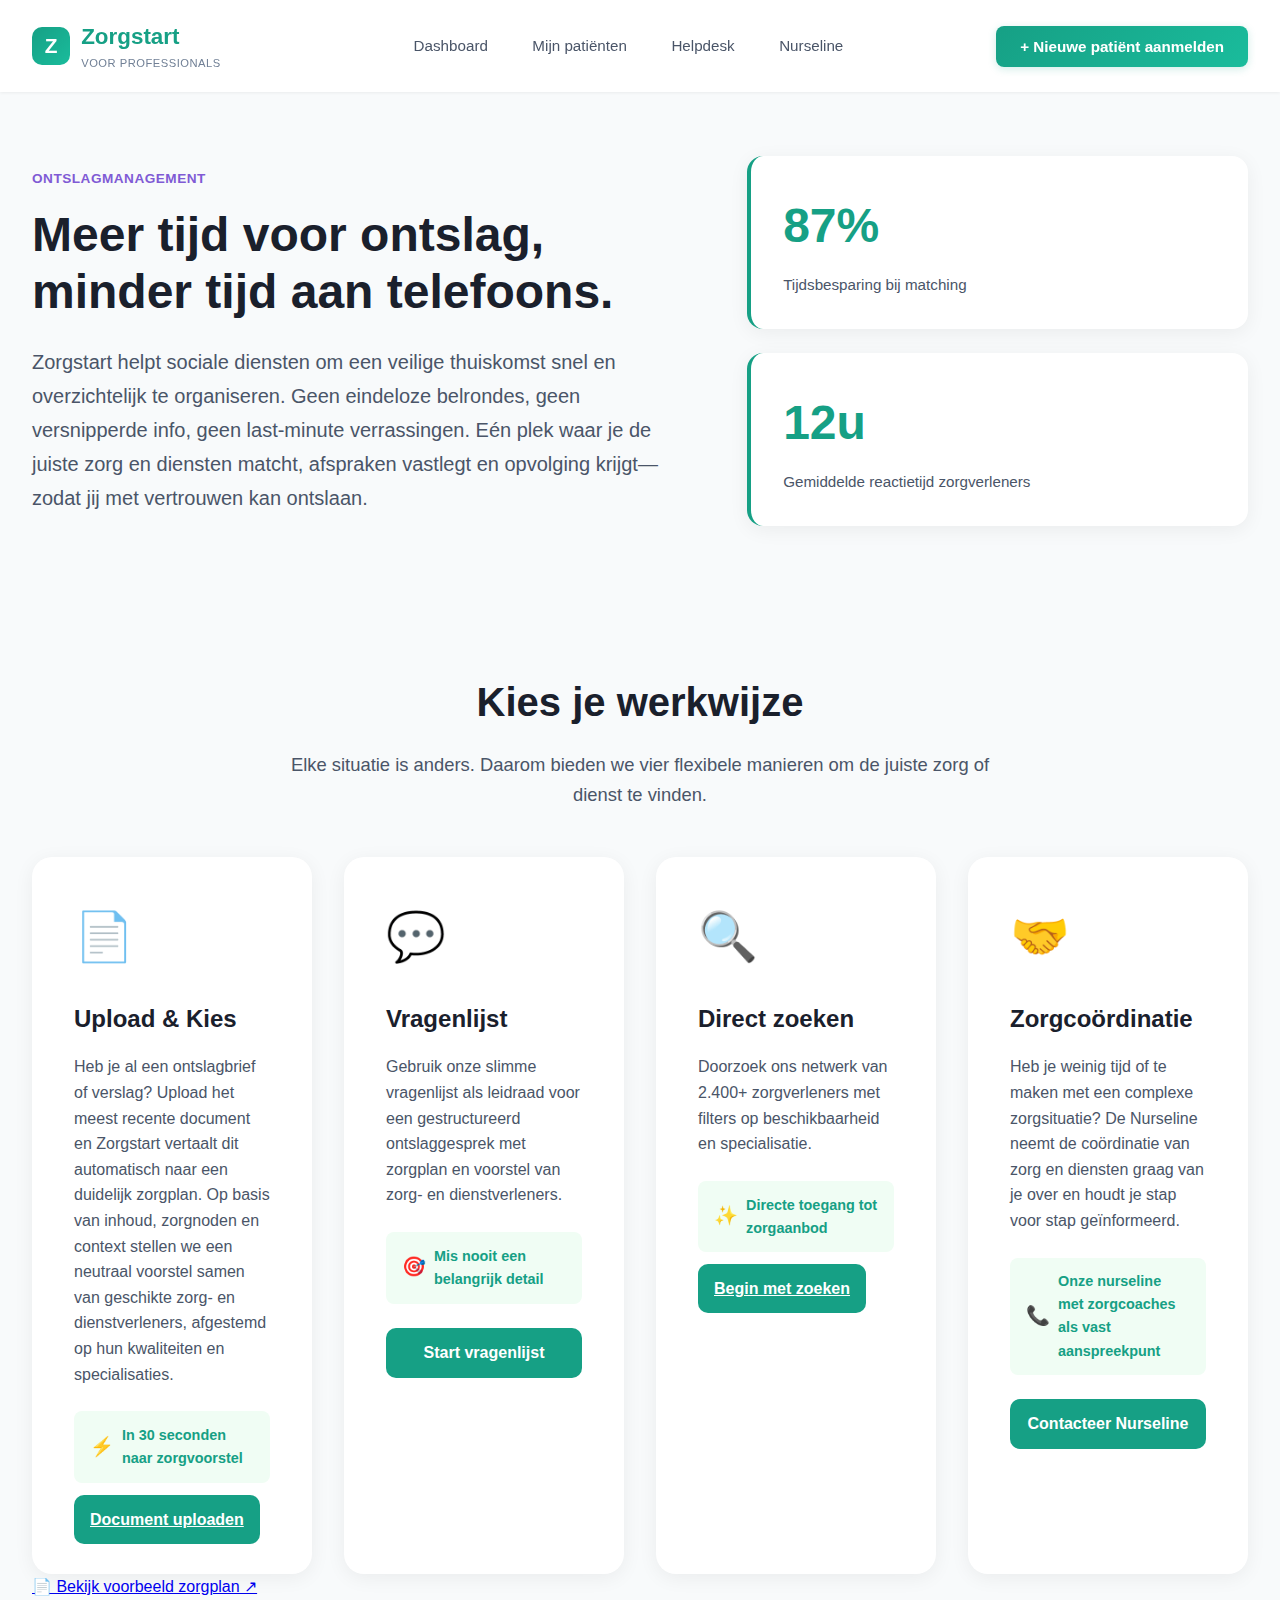
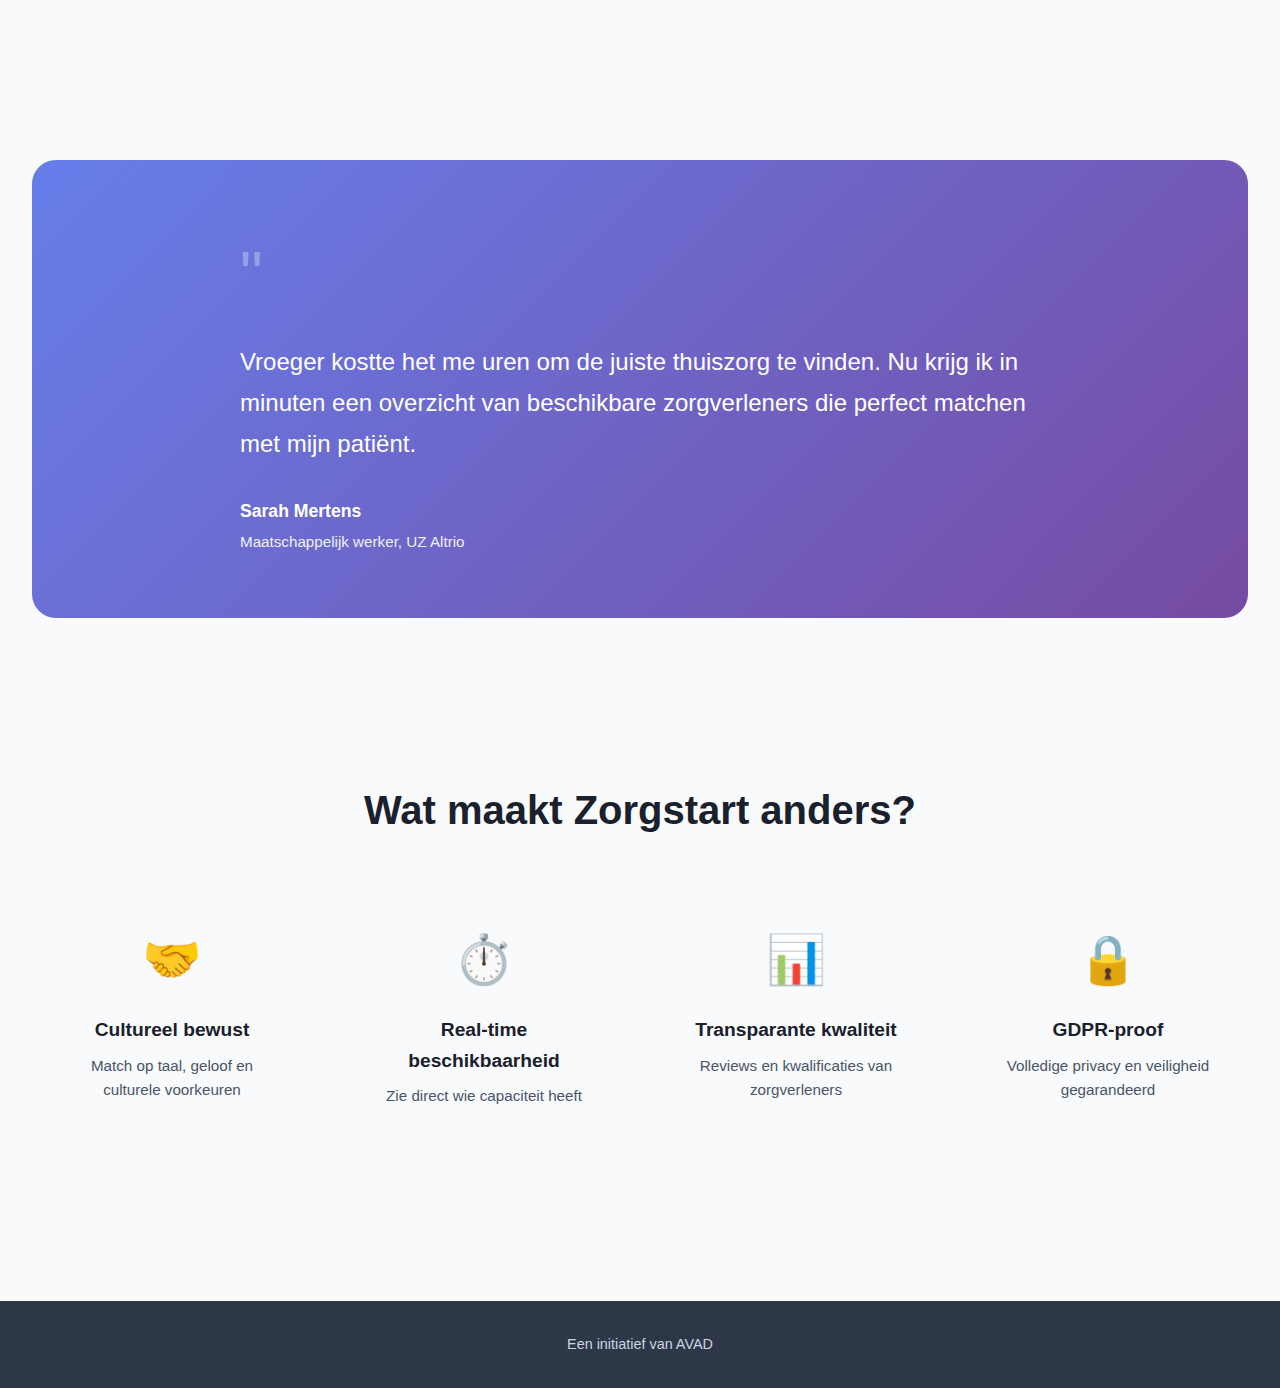
<file: index.html>
<!DOCTYPE html>
<html lang="nl">
<head>
  <meta charset="utf-8" />
  <meta name="viewport" content="width=device-width,initial-scale=1" />
  <title>Zorgstart — Professionals</title>
  <link rel="stylesheet" href="style.css" />
</head>

<body>
  <header>
    <div class="container">
      <div class="logo">
        <div class="logo-icon" aria-hidden="true">Z</div>
        <div class="logo-textblock">
          <div class="logo-title">Zorgstart</div>
          <span class="subtitle">VOOR PROFESSIONALS</span>
        </div>
      </div>

      <nav class="topnav" aria-label="Hoofdnavigatie">
        <a href="#" aria-current="page">Dashboard</a>
        <a href="#">Mijn patiënten</a>
        <a href="#">Helpdesk</a>
        <a
          href="https://jvnds1969-png.github.io/Nurseline/"
          target="_blank"
          rel="noopener"
        >
          Nurseline
        </a>
      </nav>

      <button class="btn-new-patient" type="button">
        + Nieuwe patiënt aanmelden
      </button>
    </div>
  </header>

  <main>
    <!-- HERO -->
    <section class="hero">
      <div class="hero-content">
        <div class="breadcrumb">Ontslagmanagement</div>
        <h1>Meer tijd voor ontslag, minder tijd aan telefoons.</h1>
        <p class="lead">
          Zorgstart helpt sociale diensten om een veilige thuiskomst snel en overzichtelijk te organiseren.
          Geen eindeloze belrondes, geen versnipperde info, geen last-minute verrassingen.
          Eén plek waar je de juiste zorg en diensten matcht, afspraken vastlegt en opvolging krijgt—zodat jij met vertrouwen kan ontslaan.
        </p>
      </div>

      <div class="hero-visual">
        <div class="stat-card">
          <div class="stat-number">87%</div>
          <div class="stat-label">Tijdsbesparing bij matching</div>
        </div>
        <div class="stat-card">
          <div class="stat-number">12u</div>
          <div class="stat-label">Gemiddelde reactietijd zorgverleners</div>
        </div>
      </div>
    </section>

    <!-- HOW IT WORKS -->
    <section class="how-it-works">
      <h2>Kies je werkwijze</h2>
      <p class="section-intro">
        Elke situatie is anders. Daarom bieden we vier flexibele manieren om de juiste zorg of dienst te vinden.
      </p>

      <div class="workflow-grid">
        <!-- 1 -->
        <div class="workflow-card">
          <div class="card-icon" aria-hidden="true">📄</div>
          <h3>Upload &amp; Kies</h3>
          <p class="card-description">
            Heb je al een ontslagbrief of verslag? Upload het meest recente document en Zorgstart vertaalt dit automatisch naar een duidelijk zorgplan.
            Op basis van inhoud, zorgnoden en context stellen we een neutraal voorstel samen van geschikte zorg- en dienstverleners, afgestemd op hun kwaliteiten en specialisaties.
          </p>
          <div class="card-benefit">
            <span class="benefit-icon" aria-hidden="true">⚡</span>
            <span>In 30 seconden naar zorgvoorstel</span>
          </div>
          <a href="#" class="btn-card">Document uploaden</a>
        </div>

        <!-- 2 -->
        <div class="workflow-card">
          <div class="card-icon" aria-hidden="true">💬</div>
          <h3>Vragenlijst</h3>
          <p class="card-description">
            Gebruik onze slimme vragenlijst als leidraad voor een gestructureerd ontslaggesprek met zorgplan en voorstel van zorg- en dienstverleners.
          </p>
          <div class="card-benefit">
            <span class="benefit-icon" aria-hidden="true">🎯</span>
            <span>Mis nooit een belangrijk detail</span>
          </div>
          <button class="btn-card" type="button">Start vragenlijst</button>
        </div>

        <!-- 3 -->
        <div class="workflow-card">
          <div class="card-icon" aria-hidden="true">🔍</div>
          <h3>Direct zoeken</h3>
          <p class="card-description">
            Doorzoek ons netwerk van 2.400+ zorgverleners met filters op beschikbaarheid en specialisatie.
          </p>
          <div class="card-benefit">
            <span class="benefit-icon" aria-hidden="true">✨</span>
            <span>Directe toegang tot zorgaanbod</span>
          </div>
          <a
            href="https://jvnds1969-png.github.io/Zorgverleners/"
            class="btn-card"
            target="_blank"
            rel="noopener"
          >
            Begin met zoeken
          </a>
        </div>

        <!-- 4 -->
        <div class="workflow-card">
          <div class="card-icon" aria-hidden="true">🤝</div>
          <h3>Zorgcoördinatie</h3>
          <p class="card-description">
            Heb je weinig tijd of te maken met een complexe zorgsituatie? De Nurseline neemt de coördinatie van zorg en diensten graag van je over en houdt je stap voor stap geïnformeerd.
          </p>
          <div class="card-benefit">
            <span class="benefit-icon" aria-hidden="true">📞</span>
            <span>Onze nurseline met zorgcoaches als vast aanspreekpunt</span>
          </div>
          <button class="btn-card" type="button">Contacteer Nurseline</button>
        </div>
      </div>

      <!-- CTA onder de 4 kaarten -->
      <div class="example-plan-cta">
        <a
          href="https://docs.google.com/document/d/1N1z_8p6vV1Y-mK0FotVXK1WR9Zr27bqY6pBDE0BgDjk/edit?usp=sharing"
          target="_blank"
          rel="noopener"
          class="example-plan-button"
        >
          📄 Bekijk voorbeeld zorgplan ↗
        </a>
      </div>
    </section>

    <!-- TESTIMONIAL -->
    <section class="testimonial">
      <div class="testimonial-content">
        <div class="quote-icon" aria-hidden="true">"</div>
        <p class="quote-text">
          Vroeger kostte het me uren om de juiste thuiszorg te vinden. Nu krijg ik in minuten een overzicht van beschikbare zorgverleners
          die perfect matchen met mijn patiënt.
        </p>
        <div class="testimonial-author">
          <strong>Sarah Mertens</strong>
          <span>Maatschappelijk werker, UZ Altrio</span>
        </div>
      </div>
    </section>

    <!-- FEATURES -->
    <section class="features">
      <h2>Wat maakt Zorgstart anders?</h2>

      <div class="features-grid">
        <div class="feature">
          <div class="feature-icon" aria-hidden="true">🤝</div>
          <h4>Cultureel bewust</h4>
          <p>Match op taal, geloof en culturele voorkeuren</p>
        </div>

        <div class="feature">
          <div class="feature-icon" aria-hidden="true">⏱️</div>
          <h4>Real-time beschikbaarheid</h4>
          <p>Zie direct wie capaciteit heeft</p>
        </div>

        <div class="feature">
          <div class="feature-icon" aria-hidden="true">📊</div>
          <h4>Transparante kwaliteit</h4>
          <p>Reviews en kwalificaties van zorgverleners</p>
        </div>

        <div class="feature">
          <div class="feature-icon" aria-hidden="true">🔒</div>
          <h4>GDPR-proof</h4>
          <p>Volledige privacy en veiligheid gegarandeerd</p>
        </div>
      </div>
    </section>
  </main>

  <footer>
    <p>Een initiatief van AVAD</p>
  </footer>

  <script src="script.js"></script>
</body>
</html>
</file>
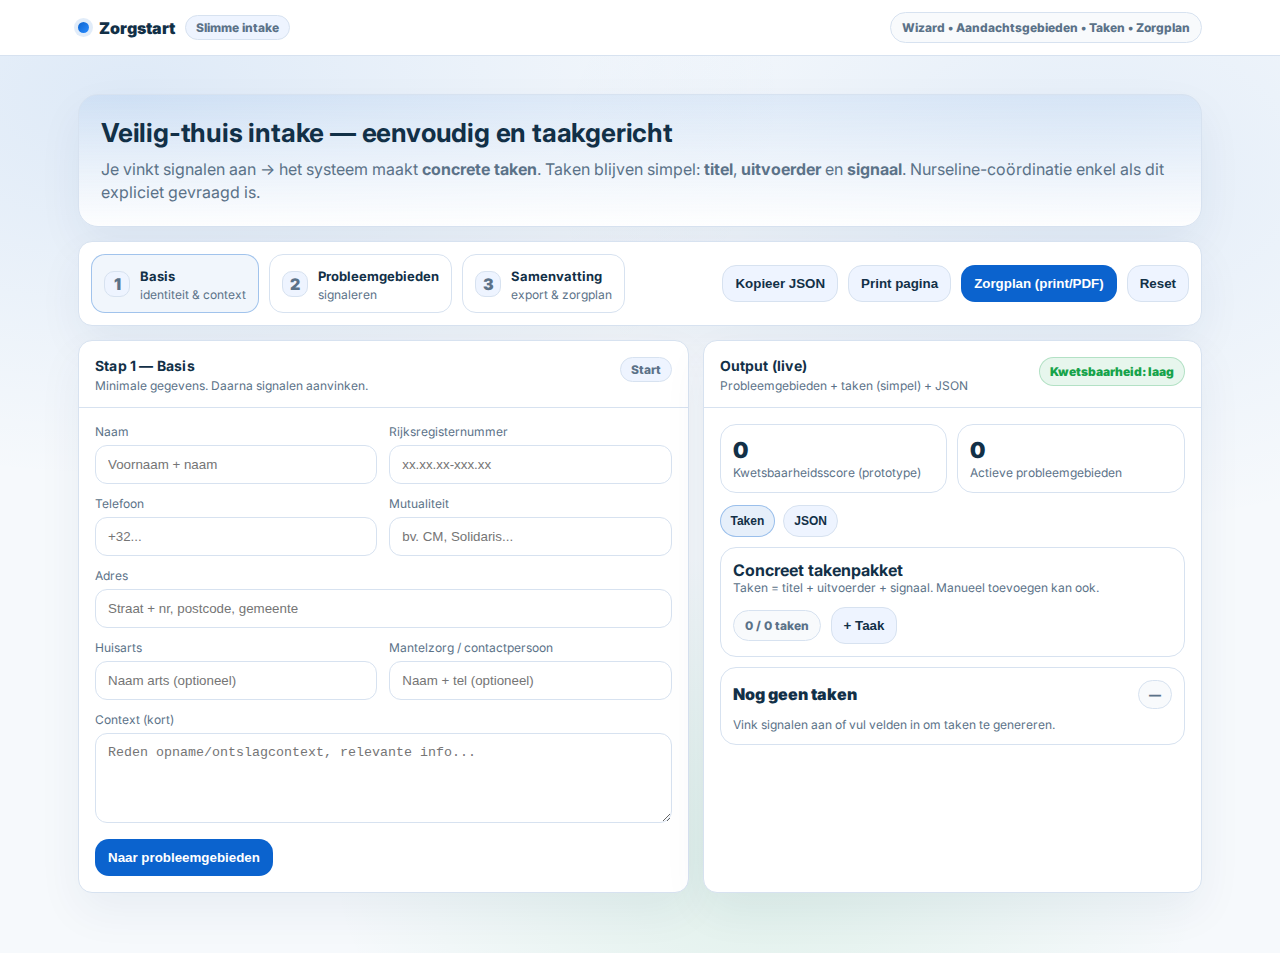
<file: intake.html>
<!doctype html>
<html lang="nl">
<head>
  <meta charset="utf-8" />
  <meta name="viewport" content="width=device-width,initial-scale=1" />
  <title>Zorgstart — Slimme intake (wizard + taken + print)</title>
  <meta name="description" content="Slimme intake: wizard flow + probleemgebieden + concrete taken + printbaar zorgplan." />
  <link rel="preconnect" href="https://fonts.googleapis.com" />
  <link rel="preconnect" href="https://fonts.gstatic.com" crossorigin />
  <link href="https://fonts.googleapis.com/css2?family=Inter:wght@300;400;500;600;700;800;900&display=swap" rel="stylesheet" />

  <style>
    :root{
      --bg:#f6f9fc;
      --panel: rgba(10,47,94,.04);
      --border:#d7e2f0;
      --text:#123047;
      --muted:#5b7288;
      --faint:#8aa0b3;
      --accent:#0b63ce;
      --good:#16a34a;
      --warn:#f59e0b;
      --bad:#ef4444;
      --r:14px;
      --shadow: 0 18px 45px rgba(10,47,94,0.06);
      --max:1160px;
    }
    *{box-sizing:border-box}
    body{
      margin:0;
      font-family:Inter,system-ui,-apple-system,Segoe UI,Roboto,Arial,sans-serif;
      background:
        radial-gradient(1200px 700px at 10% 10%, rgba(11,99,206,.10), transparent 55%),
        radial-gradient(900px 600px at 85% 18%, rgba(11,99,206,.08), transparent 60%),
        radial-gradient(800px 560px at 60% 90%, rgba(22,163,74,.10), transparent 55%),
        linear-gradient(180deg,#f6f9fc,#f6f9fc);
      color:var(--text);
    }
    a{color:inherit}
    .wrap{max-width:var(--max); margin:0 auto; padding:22px 18px 60px}
    .topbar{
      position:sticky; top:0; z-index:50;
      background:#fff; border-bottom:1px solid var(--border);
      backdrop-filter: blur(10px);
    }
    .topbar-inner{
      max-width:var(--max); margin:0 auto;
      padding:12px 18px;
      display:flex; align-items:center; gap:14px;
    }
    .brand{display:flex; align-items:center; gap:10px; font-weight:900}
    .dot{
      width:11px; height:11px; border-radius:50%;
      background: linear-gradient(135deg,var(--accent),#2a8cff);
      box-shadow:0 0 0 4px rgba(11,99,206,.12);
    }
    .badge{
      font-size:12px; font-weight:800;
      padding:4px 10px; border-radius:999px;
      background:#eef4ff; border:1px solid var(--border);
      color:var(--muted);
    }
    .spacer{flex:1}
    .pill{
      font-size:12px; font-weight:800;
      padding:7px 11px; border-radius:999px;
      background:#f8fafc; border:1px solid var(--border);
      color:var(--muted);
      display:inline-flex; gap:8px; align-items:center;
    }
    .hero{
      margin-top:16px;
      border:1px solid var(--border);
      border-radius: calc(var(--r) + 6px);
      background: linear-gradient(180deg, rgba(11,99,206,.08), rgba(255,255,255,.92));
      box-shadow: var(--shadow);
      overflow:hidden;
    }
    .hero-inner{padding:22px}
    h1{margin:0 0 10px; font-size:26px; letter-spacing:-.2px}
    .lead{margin:0; color:var(--muted); line-height:1.45}

    /* Steps */
    .navsteps{
      margin-top:14px;
      display:flex; gap:10px; flex-wrap:wrap; align-items:center;
      padding:12px;
      border:1px solid var(--border);
      border-radius: var(--r);
      background:#fff;
      box-shadow: var(--shadow);
    }
    .step{
      display:flex; align-items:center; gap:10px;
      padding:10px 12px;
      border:1px solid var(--border);
      border-radius: 14px;
      background:#fff;
      cursor:pointer;
      user-select:none;
    }
    .num{
      width:26px; height:26px;
      border-radius:10px;
      display:grid; place-items:center;
      font-weight:900;
      background:#eef4ff;
      border:1px solid var(--border);
      color:var(--muted);
    }
    .step b{font-size:13px}
    .step span{display:block; font-size:12px; color:var(--muted); margin-top:2px}
    .step.active{border-color:rgba(11,99,206,.35); background:rgba(11,99,206,.06)}
    .step.done .num{color:var(--good); border-color:rgba(22,163,74,.25); background:rgba(22,163,74,.10)}
    .right-actions{display:flex; gap:10px; flex-wrap:wrap; justify-content:flex-end}
    .btn{
      appearance:none;
      border:1px solid var(--border);
      background:#eef4ff;
      color:var(--text);
      padding:10px 12px;
      border-radius: 14px;
      font-weight:900;
      cursor:pointer;
    }
    .btn.primary{
      background: var(--accent);
      color:#fff;
      border-color: rgba(11,99,206,.35);
    }
    .btn:active{transform:translateY(1px)}
    .grid{
      margin-top:14px;
      display:grid;
      grid-template-columns: 1.1fr .9fr;
      gap:14px;
    }
    @media (max-width: 980px){ .grid{grid-template-columns:1fr} }

    .card{
      border:1px solid var(--border);
      border-radius: var(--r);
      background:#fff;
      box-shadow: var(--shadow);
      overflow:hidden;
    }
    .card-h{
      padding:16px 16px 12px;
      border-bottom:1px solid var(--border);
      display:flex; gap:12px; justify-content:space-between; align-items:flex-start;
    }
    .card-h h2{margin:0; font-size:14px; letter-spacing:.2px}
    .sub{margin:4px 0 0; font-size:12px; color:var(--muted); line-height:1.35}
    .card-b{padding:16px}
    .mini{font-size:12px; color:var(--muted)}

    .form-grid{display:grid; grid-template-columns:1fr 1fr; gap:12px}
    @media (max-width: 760px){ .form-grid{grid-template-columns:1fr} }
    label{display:block; font-size:12px; color:var(--muted); margin:0 0 6px}
    input, select, textarea{
      width:100%;
      padding:11px 12px;
      border-radius: 12px;
      border:1px solid var(--border);
      background:#fff;
      outline:none;
      color:var(--text);
    }
    textarea{min-height:90px; resize:vertical}
    input:focus, select:focus, textarea:focus{
      border-color: rgba(11,99,206,.45);
      box-shadow: 0 0 0 4px rgba(11,99,206,.12);
    }
    .help{margin-top:6px; font-size:12px; color:var(--faint); line-height:1.35}

    .section{
      margin-top:12px;
      border:1px solid var(--border);
      border-radius: 16px;
      background:#f8fafc;
      overflow:hidden;
    }
    .sec-h{
      padding:12px;
      display:flex; align-items:center; justify-content:space-between; gap:10px;
      cursor:pointer; user-select:none;
    }
    .ttl{display:flex; align-items:center; gap:10px; font-weight:900; font-size:13px}
    .ico{
      width:34px; height:34px; border-radius:12px;
      display:grid; place-items:center;
      background:rgba(11,99,206,.08);
      border:1px solid rgba(11,99,206,.16);
      color:var(--accent);
      font-weight:900;
    }
    .meta{font-size:12px; color:var(--muted)}
    .sec-b{
      border-top:1px solid var(--border);
      padding:12px;
      display:none;
      background:#fff;
    }
    .section[data-open="1"] .sec-b{display:block}

    .checks{display:grid; grid-template-columns:1fr 1fr; gap:10px}
    @media (max-width: 760px){ .checks{grid-template-columns:1fr} }
    .check{
      display:flex; gap:10px; align-items:flex-start;
      padding:10px;
      border-radius: 14px;
      border:1px solid var(--border);
      background:#fff;
    }
    .check input{width:auto; margin-top:2px; accent-color: var(--accent)}
    .check b{display:block; font-size:13px}
    .check span{display:block; font-size:12px; color:var(--muted); margin-top:2px; line-height:1.3}

    .reveal{
      margin-top:10px;
      padding:10px;
      border-radius: 14px;
      border:1px dashed var(--border);
      background:#f8fafc;
      display:none;
    }
    .reveal[data-show="1"]{display:block}

    /* Output */
    .kpi{display:grid; grid-template-columns:1fr 1fr; gap:10px}
    .stat{
      padding:12px;
      border:1px solid var(--border);
      border-radius: 16px;
      background:#fff;
    }
    .stat .n{font-size:22px; font-weight:900}
    .stat .t{margin-top:2px; font-size:12px; color:var(--muted)}
    .tag{
      font-size:12px; font-weight:900;
      padding:6px 10px; border-radius:999px;
      border:1px solid var(--border);
      background:#f8fafc;
      color:var(--muted);
      display:inline-flex; align-items:center; gap:8px;
      white-space:nowrap;
    }
    .tag.good{border-color:rgba(22,163,74,.25); color:var(--good); background:rgba(22,163,74,.10)}
    .tag.warn{border-color:rgba(245,158,11,.25); color:var(--warn); background:rgba(245,158,11,.10)}
    .tag.bad{border-color:rgba(239,68,68,.25); color:var(--bad); background:rgba(239,68,68,.10)}
    .outTabs{display:flex; gap:8px; flex-wrap:wrap; margin-top:12px}
    .outTab{
      border:1px solid var(--border);
      background:#eef4ff;
      color:var(--text);
      padding:8px 10px;
      border-radius:999px;
      font-weight:900;
      font-size:12px;
      cursor:pointer;
    }
    .outTab.active{
      border-color:rgba(11,99,206,.35);
      background:rgba(11,99,206,.10);
    }
    .outPanel{margin-top:10px}
    .hidden{display:none!important}

    /* Tasks */
    .tasksHead{
      padding:12px;
      border:1px solid var(--border);
      border-radius: 16px;
      background:#fff;
      display:flex; justify-content:space-between; gap:12px; align-items:flex-start; flex-wrap:wrap;
    }
    .taskBoard{margin-top:10px; display:grid; grid-template-columns:1fr; gap:10px}
    .taskGroup{
      padding:12px;
      border:1px solid var(--border);
      border-radius: 16px;
      background:#fff;
    }
    .taskGroupTop{display:flex; justify-content:space-between; align-items:center; gap:10px}
    .taskGroupTitle{font-weight:900}
    .taskList{margin-top:10px; display:flex; flex-direction:column; gap:8px}
    .task{
      padding:10px;
      border:1px solid var(--border);
      border-radius: 14px;
      background:#f8fafc;
    }
    .taskLine{display:flex; justify-content:space-between; gap:10px; align-items:flex-start; flex-wrap:wrap}
    .taskLine b{font-size:13px}
    .taskMeta{margin-top:6px; font-size:12px; color:var(--muted); line-height:1.35}
    .chipSelect{
      display:inline-flex; align-items:center; gap:8px;
      font-size:12px; font-weight:900;
      padding:7px 9px;
      border-radius:999px;
      border:1px solid var(--border);
      background:#eef4ff;
      color:var(--muted);
      cursor:pointer;
      user-select:none;
      white-space:nowrap;
    }
    .chipSelect input{margin:0; accent-color:var(--accent)}
    pre{
      margin:12px 0 0;
      padding:12px;
      border:1px solid var(--border);
      border-radius: 16px;
      background:#f0f3f8;
      color:#374151;
      overflow:auto;
      font-size:12px;
      line-height:1.45;
      white-space:pre-wrap;
    }

    /* Print (main page) */
    @media print{
      body{background:#fff; color:#111}
      .topbar,.hero,.navsteps,.right-actions{display:none!important}
      .wrap{max-width:100%; padding:0}
      .grid{grid-template-columns:1fr!important}
      .card{box-shadow:none!important}
      .section,.stat,.taskGroup,.task{break-inside:avoid}
    }
  </style>
</head>

<body>
  <div class="topbar">
    <div class="topbar-inner">
      <div class="brand"><span class="dot"></span><span>Zorgstart</span><span class="badge">Slimme intake</span></div>
      <div class="spacer"></div>
      <span class="pill">Wizard • Aandachtsgebieden • Taken • Zorgplan</span>
    </div>
  </div>

  <div class="wrap">
    <section class="hero">
      <div class="hero-inner">
        <h1>Veilig-thuis intake — eenvoudig en taakgericht</h1>
        <p class="lead">
          Je vinkt signalen aan → het systeem maakt <b>concrete taken</b>. Taken blijven simpel:
          <b>titel</b>, <b>uitvoerder</b> en <b>signaal</b>. Nurseline-coördinatie enkel als dit expliciet gevraagd is.
        </p>
      </div>
    </section>

    <div class="navsteps" id="navSteps">
      <div class="step active" data-step="1" role="button" tabindex="0">
        <div class="num">1</div><div><b>Basis</b><span>identiteit & context</span></div>
      </div>
      <div class="step" data-step="2" role="button" tabindex="0">
        <div class="num">2</div><div><b>Probleemgebieden</b><span>signaleren</span></div>
      </div>
      <div class="step" data-step="3" role="button" tabindex="0">
        <div class="num">3</div><div><b>Samenvatting</b><span>export & zorgplan</span></div>
      </div>

      <div class="spacer"></div>
      <div class="right-actions">
        <button class="btn" type="button" id="btnCopy">Kopieer JSON</button>
        <button class="btn" type="button" id="btnPrint">Print pagina</button>
        <button class="btn primary" type="button" id="btnCarePlan">Zorgplan (print/PDF)</button>
        <button class="btn" type="button" id="btnReset">Reset</button>
      </div>
    </div>

    <div class="grid">
      <!-- LEFT -->
      <section class="card">
        <div class="card-h">
          <div>
            <h2 id="leftTitle">Stap 1 — Basis</h2>
            <p class="sub" id="leftSub">Minimale gegevens. Daarna signalen aanvinken.</p>
          </div>
          <span class="badge" id="statusBadge">Start</span>
        </div>

        <div class="card-b">
          <form id="zsForm" autocomplete="on">
            <!-- STEP 1 -->
            <div id="step1">
              <div class="form-grid">
                <div>
                  <label>Naam</label>
                  <input name="naam" placeholder="Voornaam + naam" />
                </div>
                <div>
                  <label>Rijksregisternummer</label>
                  <input name="rrn" placeholder="xx.xx.xx-xxx.xx" />
                </div>
                <div>
                  <label>Telefoon</label>
                  <input name="tel" placeholder="+32..." />
                </div>
                <div>
                  <label>Mutualiteit</label>
                  <input name="mut" placeholder="bv. CM, Solidaris..." />
                </div>
                <div style="grid-column:1/-1">
                  <label>Adres</label>
                  <input name="adres" placeholder="Straat + nr, postcode, gemeente" />
                </div>
                <div>
                  <label>Huisarts</label>
                  <input name="huisarts" placeholder="Naam arts (optioneel)" />
                </div>
                <div>
                  <label>Mantelzorg / contactpersoon</label>
                  <input name="mantel" placeholder="Naam + tel (optioneel)" />
                </div>
                <div style="grid-column:1/-1">
                  <label>Context (kort)</label>
                  <textarea name="context" placeholder="Reden opname/ontslagcontext, relevante info..." rows="2"></textarea>
                </div>
              </div>

              <div style="margin-top:12px; display:flex; gap:10px; flex-wrap:wrap;">
                <button type="button" class="btn primary" id="next1">Naar probleemgebieden</button>
              </div>
            </div>

            <!-- STEP 2 -->
            <div id="step2" class="hidden">
              <div class="mini">Openklapbaar. Vink signalen aan; taken worden rechts live aangemaakt.</div>

              <!-- SOCIAAL: NURSELINE COORD -->
              <div class="section" data-open="1" data-section="nurseline">
                <div class="sec-h" role="button" tabindex="0">
                  <div class="ttl"><span class="ico">📞</span> Coördinatie</div>
                  <div class="meta" id="meta-nurseline">—</div>
                </div>
                <div class="sec-b">
                  <div class="check">
                    <input type="checkbox" name="nl_coord" data-reveal="#rev-nl" />
                    <div>
                      <b>Coördinatie door Nurseline (zorcoördinator) gevraagd?</b>
                      <span>Enkel bij “ja” wordt er een Nurseline-coördinatie-taak aangemaakt.</span>
                    </div>
                  </div>
                  <div class="reveal" id="rev-nl">
                    <label>Waarvoor precies (heel concreet)?</label>
                    <input name="nl_coord_why" placeholder="bv. opvolging thuisverpleging, afstemming huisarts/apotheek, ondersteuningsmateriaal, therapie-trouw, planning opvolgmomenten..." />
                  </div>
                </div>
              </div>

              <!-- MOBILITEIT -->
              <div class="section" data-open="0" data-section="mobiliteit">
                <div class="sec-h" role="button" tabindex="0">
                  <div class="ttl"><span class="ico">🚶</span> Mobiliteit & val</div>
                  <div class="meta" id="meta-mobiliteit">—</div>
                </div>
                <div class="sec-b">
                  <div class="checks">
                    <label class="check">
                      <input type="checkbox" name="mob_stappen" data-pb="Mobiliteit" data-score="2" data-reveal="#rev-mob-aid" />
                      <div><b>Moeilijk stappen</b><span>instabiel / korte afstand</span></div>
                    </label>
                    <label class="check">
                      <input type="checkbox" name="mob_transfers" data-pb="Mobiliteit" data-score="2" data-reveal="#rev-transfer" />
                      <div><b>Transfers moeilijk</b><span>bed/stoel/toilet</span></div>
                    </label>
                    <label class="check">
                      <input type="checkbox" name="mob_val" data-pb="Valrisico" data-score="3" data-reveal="#rev-val" />
                      <div><b>Valincident recent</b><span>val of bijna-val met impact</span></div>
                    </label>
                    <label class="check">
                      <input type="checkbox" name="soc_alleen" data-pb="Wooncontext" data-score="3" data-reveal="#rev-alleen" />
                      <div><b>Alleenwonend</b><span>weinig/geen steun</span></div>
                    </label>
                  </div>

                  <div class="reveal" id="rev-mob-aid">
                    <label>Hulpmiddel?</label>
                    <select name="mob_hulpmiddel">
                      <option value="">Kies…</option>
                      <option>Geen</option>
                      <option>Stok</option>
                      <option>Rollator</option>
                      <option>Rolstoel</option>
                      <option>Onbekend</option>
                    </select>
                  </div>

                  <div class="reveal" id="rev-transfer">
                    <div class="form-grid">
                      <div>
                        <label>Transfers: hulp nodig?</label>
                        <select name="transfer_hulp">
                          <option value="">Kies…</option>
                          <option>Nee</option>
                          <option>Ja, 1 persoon</option>
                          <option>Ja, 2 personen / tillift</option>
                          <option>Onbekend</option>
                        </select>
                      </div>
                      <div>
                        <label>Tillift / glijmat?</label>
                        <select name="transfer_tools">
                          <option value="">Kies…</option>
                          <option>Ja</option>
                          <option>Nee</option>
                          <option>Onbekend</option>
                        </select>
                      </div>
                    </div>
                  </div>

                  <div class="reveal" id="rev-alleen">
                    <div class="form-grid">
                      <div>
                        <label>Dagelijks contact mogelijk?</label>
                        <select name="alleen_contact">
                          <option value="">Kies…</option>
                          <option>Ja</option>
                          <option>Nee</option>
                          <option>Onbekend</option>
                        </select>
                      </div>
                      <div>
                        <label>Toegang (sleutel/kluis) geregeld?</label>
                        <select name="toegang">
                          <option value="">Kies…</option>
                          <option>Ja, code na te vragen</option>
                          <option>Nee, graag nakijken</option>
                          <option>Onbekend</option>
                        </select>
                      </div>
                    </div>
                  </div>
                </div>
              </div>

              <!-- MEDICATIE -->
              <div class="section" data-open="0" data-section="medicatie">
                <div class="sec-h" role="button" tabindex="0">
                  <div class="ttl"><span class="ico">💊</span> Medicatie</div>
                  <div class="meta" id="meta-medicatie">—</div>
                </div>
                <div class="sec-b">
                  <div class="form-grid">
                    <div>
                      <label>Aantal medicaties</label>
                      <input type="number" name="med_aantal" min="0" placeholder="bv. 7" />
                    </div>
                  </div>

                  <div class="checks" style="margin-top:10px;">
                    <label class="check">
                      <input type="checkbox" name="cog_medicatievergeet" data-pb="Medicatie" data-score="2" data-reveal="#rev-med-adherentie" />
                      <div><b>Medicatie wordt vergeten</b><span>therapietrouw onzeker</span></div>
                    </label>
                    <label class="check">
                      <input type="checkbox" name="med_overzicht" data-pb="Medicatie" data-score="1" data-reveal="#rev-med-schema-missing" />
                      <div><b>Actueel schema ontbreekt</b><span>niet beschikbaar</span></div>
                    </label>
                    <label class="check">
                      <input type="checkbox" name="med_anticoag" data-pb="Medicatie" data-score="2" data-reveal="#rev-med-anticoag" />
                      <div><b>Anticoagulatie</b><span>NOAC/VKA/LMWH</span></div>
                    </label>
                    <label class="check">
                      <input type="checkbox" name="med_inject" data-pb="Technische zorg" data-score="2" data-reveal="#rev-med-inject" />
                      <div><b>Injecties nodig</b><span>insuline of andere</span></div>
                    </label>
                  </div>

                  <div class="reveal" id="rev-med-adherentie">
                    <div class="form-grid">
                      <div>
                        <label>Kan patiënt zelf beheren?</label>
                        <select name="med_self">
                          <option value="">Kies…</option>
                          <option>Ja, zelfstandig</option>
                          <option>Gedeeltelijk</option>
                          <option>Nee, graag dispenser of innamedoosje voorzien</option>
                          <option>Onbekend</option>
                        </select>
                      </div>
                      <div>
                        <label>Risico op verwarring?</label>
                        <select name="med_confusion">
                          <option value="">Kies…</option>
                          <option>Laag</option>
                          <option>Middel</option>
                          <option>Hoog</option>
                          <option>Cave - slaapmedicatie</option>
                        </select>
                      </div>
                    </div>
                  </div>

                  <div class="reveal" id="rev-med-schema-missing">
                    <label>Wie kan schema bezorgen?</label>
                    <select name="schema_bron">
                      <option value="">Kies…</option>
                      <option>Huisarts</option>
                      <option>Apotheek</option>
                      <option>Ziekenhuis / ontslagbrief</option>
                      <option>Mantelzorger</option>
                      <option>Onbekend</option>
                    </select>
                  </div>

                  <div class="reveal" id="rev-med-anticoag">
                    <div class="form-grid">
                      <div>
                        <label>Type</label>
                        <select name="anticoag_type">
                          <option value="">Kies…</option>
                          <option>NOAC</option>
                          <option>Vitamine K antagonist</option>
                          <option>LMWH</option>
                          <option>Onbekend</option>
                        </select>
                      </div>
                      <div>
                        <label>Opvolging geregeld?</label>
                        <select name="anticoag_follow">
                          <option value="">Kies…</option>
                          <option>Ja</option>
                          <option>Nee</option>
                          <option>Onbekend</option>
                        </select>
                      </div>
                    </div>
                  </div>

                  <div class="reveal" id="rev-med-inject">
                    <div class="form-grid">
                      <div>
                        <label>Frequentie</label>
                        <select name="inject_freq">
                          <option value="">Kies…</option>
                          <option>Dagelijks</option>
                          <option>Meerdere keren per dag</option>
                          <option>Wekelijks</option>
                          <option>Onbekend</option>
                        </select>
                      </div>
                      <div>
                        <label>Kan patiënt zelf injecteren?</label>
                        <select name="inject_self">
                          <option value="">Kies…</option>
                          <option>Ja</option>
                          <option>Nee</option>
                          <option>Onbekend</option>
                        </select>
                      </div>
                    </div>
                  </div>

                  <!-- Upload medicatieschema -->
                  <div class="section" style="margin-top:10px;" data-open="1" data-section="medschema">
                    <div class="sec-h" style="cursor:pointer">
                      <div class="ttl"><span class="ico">📎</span> Medicatieschema upload</div>
                      <div class="meta" id="meta-medschema">—</div>
                    </div>
                    <div class="sec-b" style="display:block;">
                      <label>Upload (PDF/DOC/DOCX)</label>
                      <input type="file" id="medSchemaFile"
                        accept=".pdf,.doc,.docx,application/pdf,application/msword,application/vnd.openxmlformats-officedocument.wordprocessingml.document" />
                      <div class="help">
                        Na upload maken we een taak: “BCFI-check (www.bcfi.be)”. Je kan hieronder belangrijke aandachtspunten ingeven.
                      </div>

                      <div style="margin-top:10px;">
                        <label>BCFI aandachtspunten (1 per regel)</label>
                        <textarea name="med_bcfi_lines"
                          placeholder="Voorbeeld:
- Interactie X → opvolgen
- Nierfunctie: dosis aanpassen
- Bloedingsrisico door anticoagulatie"></textarea>
                        <div class="help">
                          Klik “Taken maken uit BCFI” om per regel een taak aan te maken.
                        </div>
                        <div style="margin-top:10px; display:flex; gap:10px; flex-wrap:wrap;">
                          <button class="btn" type="button" id="btnBcfiTasks">Taken maken uit BCFI</button>
                          <span class="mini" id="bcfiTasksHint">—</span>
                        </div>
                      </div>
                    </div>
                  </div>

                </div>
              </div>

              <!-- TECHNISCHE ZORG (kort) -->
              <div class="section" data-open="0" data-section="technisch">
                <div class="sec-h" role="button" tabindex="0">
                  <div class="ttl"><span class="ico">🩺</span> Technische zorg</div>
                  <div class="meta" id="meta-technisch">—</div>
                </div>
                <div class="sec-b">
                  <div class="checks">
                    <label class="check">
                      <input type="checkbox" name="tech_wonde" data-pb="Wondzorg" data-score="2" data-reveal="#rev-wonde" />
                      <div><b>Wondzorg nodig</b><span>verband/controle</span></div>
                    </label>
                    <label class="check">
                      <input type="checkbox" name="tech_katheter" data-pb="Technische zorg" data-score="2" data-reveal="#rev-kath" />
                      <div><b>Katheterzorg</b><span>opvolging/afspraken</span></div>
                    </label>
                  </div>
                  <div class="reveal" id="rev-wonde">
                    <div class="form-grid">
                      <div>
                        <label>Type wonde</label>
                        <select name="wonde_type">
                          <option value="">Kies…</option>
                          <option>Postoperatief</option>
                          <option>Trauma</option>
                          <option>Ulcus</option>
                          <option>skintears</option>
                          <option>doorligwonden</option>
                        </select>
                      </div>
                      <div>
                        <label>Frequentie zorg</label>
                        <select name="wonde_freq">
                          <option value="">Kies…</option>
                          <option>Dagelijks</option>
                          <option>Om de 2 dagen</option>
                          <option>2–3x/week</option>
                          <option>Wekelijks</option>
                          <option>Wisselhouding</option>
                        </select>
                      </div>
                    </div>
                  </div>
                  <div class="reveal" id="rev-kath">
                    <label>Type katheter</label>
                    <select name="katheter_type">
                      <option value="">Kies…</option>
                      <option>Blaaskatheter</option>
                      <option>Suprapubisch</option>
                      <option>Condoomkatheter</option>
                      <option>Onbekend</option>
                    </select>
                  </div>
                </div>
              </div>

              <!-- OPM -->
              <div class="section" data-open="0" data-section="opm">
                <div class="sec-h" role="button" tabindex="0">
                  <div class="ttl"><span class="ico">📝</span> Opmerking</div>
                  <div class="meta" id="meta-opm">—</div>
                </div>
                <div class="sec-b">
                  <label>Vrije opmerking (kort)</label>
                  <textarea name="opm" placeholder="Wat moeten we zeker weten?"></textarea>
                </div>
              </div>

              <div style="margin-top:12px; display:flex; gap:10px; flex-wrap:wrap;">
                <button type="button" class="btn" id="back2">Terug</button>
                <button type="button" class="btn primary" id="next2">Naar samenvatting</button>
              </div>
            </div>

            <!-- STEP 3 -->
            <div id="step3" class="hidden">
              <div class="mini">Controleer rechts de taken en exporteer indien nodig.</div>
              <div style="margin-top:12px; display:flex; gap:10px; flex-wrap:wrap;">
                <button type="button" class="btn" id="back3">Terug</button>
                <button type="button" class="btn primary" id="btnFinalCopy">Kopieer JSON</button>
                <button type="button" class="btn" id="btnFinalPrint">Print pagina</button>
              </div>
            </div>
          </form>
        </div>
      </section>

      <!-- RIGHT -->
      <aside class="card">
        <div class="card-h">
          <div>
            <h2>Output (live)</h2>
            <p class="sub">Probleemgebieden + taken (simpel) + JSON</p>
          </div>
          <span class="tag" id="severityBadge">—</span>
        </div>

        <div class="card-b">
          <div class="kpi">
            <div class="stat">
              <div class="n" id="scoreTotal">0</div>
              <div class="t">Kwetsbaarheidsscore (prototype)</div>
            </div>
            <div class="stat">
              <div class="n" id="pbCount">0</div>
              <div class="t">Actieve probleemgebieden</div>
            </div>
          </div>

          <div class="outTabs">
            <button class="outTab active" type="button" data-tab="taken">Taken</button>
            <button class="outTab" type="button" data-tab="json">JSON</button>
          </div>

          <div class="outPanel" data-panel="taken">
            <div class="tasksHead">
              <div>
                <b>Concreet takenpakket</b>
                <div class="mini">Taken = titel + uitvoerder + signaal. Manueel toevoegen kan ook.</div>
              </div>
              <div style="display:flex; gap:10px; align-items:center; flex-wrap:wrap;">
                <span class="pill" id="taskCountPill">0 taken</span>
                <button class="btn" type="button" id="btnAddTask">+ Taak</button>
              </div>
            </div>

            <div id="taskBoard" class="taskBoard"></div>
          </div>

          <div class="outPanel hidden" data-panel="json">
            <pre id="jsonOut">{}</pre>
          </div>
        </div>
      </aside>
    </div>
  </div>

<script>
/* ==========================================================
   Zorgstart — Slimme intake (Keep it simple)
   - Taken ONLY: titel + uitvoerder + signaal (en selectie voor zorgplan)
   - Nurseline-coördinatie taak enkel als expliciet gevraagd (nl_coord = true)
   - Medicatieschema upload -> BCFI-check taak
   - BCFI aandachtspunten (1 per regel) -> per regel taak aanmaken
   ========================================================== */

const $  = (sel, root=document) => root.querySelector(sel);
const $$ = (sel, root=document) => Array.from(root.querySelectorAll(sel));

const form = $("#zsForm");

// Wizard
const stepEls = {1: $("#step1"), 2: $("#step2"), 3: $("#step3")};
const stepsNav = $$(".step", $("#navSteps"));
const leftTitle = $("#leftTitle");
const leftSub = $("#leftSub");
const statusBadge = $("#statusBadge");

// Output
const scoreTotalEl = $("#scoreTotal");
const pbCountEl = $("#pbCount");
const severityBadge = $("#severityBadge");
const jsonOut = $("#jsonOut");
const taskBoard = $("#taskBoard");
const taskCountPill = $("#taskCountPill");

// Tabs
const tabBtns = $$(".outTab");
const panels = $$(".outPanel");

// Memory
window.__ZS_MANUAL_TASKS = window.__ZS_MANUAL_TASKS || [];
window.__ZS_MED_SCHEMA_FILE = window.__ZS_MED_SCHEMA_FILE || null;
window.__ZS_BCFI_TASKS = window.__ZS_BCFI_TASKS || []; // tasks created from lines

function escapeHtml(s){
  return String(s ?? "").replace(/[&<>"']/g, c => ({
    "&":"&amp;","<":"&lt;",">":"&gt;",'"':"&quot;","'":"&#039;"
  }[c]));
}
function newId(prefix="T"){ return prefix + "_" + Math.random().toString(36).slice(2,9).toUpperCase(); }
function severityTag(score){
  if(score >= 10) return {cls:"bad", txt:"hoog"};
  if(score >= 6) return {cls:"warn", txt:"matig"};
  return {cls:"good", txt:"laag"};
}
function groupBy(arr, keyFn){
  const m = new Map();
  arr.forEach(x => {
    const k = keyFn(x);
    if(!m.has(k)) m.set(k, []);
    m.get(k).push(x);
  });
  return m;
}

// Sections open/close + reveal
function toggleSection(el){
  const sec = el.closest(".section");
  if(!sec) return;
  const open = sec.getAttribute("data-open") === "1";
  sec.setAttribute("data-open", open ? "0" : "1");
}
function updateRevealForInput(inp){
  const sel = inp.getAttribute("data-reveal");
  if(!sel) return;
  const rev = $(sel);
  if(!rev) return;
  const show = (inp.type === "checkbox") ? inp.checked : !!inp.value;
  rev.setAttribute("data-show", show ? "1" : "0");
}
function updateMeta(){
  // meta per section = aantal aangevinkte checkboxes binnen die section
  $$(".section").forEach(sec => {
    const key = sec.getAttribute("data-section");
    const metaEl = $("#meta-" + key);
    if(!metaEl) return;
    const checked = $$("input[type=checkbox]", sec).filter(x => x.checked).length;
    metaEl.textContent = checked ? `${checked} signal(en)` : "—";
  });
  // medscehma meta
  const ms = window.__ZS_MED_SCHEMA_FILE;
  const msMeta = $("#meta-medschema");
  if(msMeta) msMeta.textContent = ms ? "opgeladen" : "—";
}

// Data + score
function collectData(){
  const data = {};
  const fd = new FormData(form);
  for(const [k,v] of fd.entries()){
    if(v !== "") data[k] = v;
  }
  $$("input[type=checkbox]", form).forEach(c => data[c.name] = !!c.checked);
  return data;
}
function computePB(){
  const pbScores = {};
  let total = 0;

  $$("input[type=checkbox][data-pb]", form).forEach(c => {
    if(!c.checked) return;
    const pb = c.getAttribute("data-pb");
    const s = Number(c.getAttribute("data-score") || "1");
    pbScores[pb] = (pbScores[pb] || 0) + s;
    total += s;
  });

  // simple medication scoring from fields too
  const medAantal = Number((form.elements["med_aantal"]?.value || "0"));
  const medComplex = (form.elements["med_complex"]?.value || "");
  if(medAantal > 5){ pbScores["Medicatie"] = (pbScores["Medicatie"] || 0) + 2; total += 2; }
  if(medComplex && medComplex.startsWith("Ja")){ pbScores["Medicatie"] = (pbScores["Medicatie"] || 0) + 1; total += 1; }

  return {pbScores, total};
}

// Tasks (simple schema)
function buildAutoTasks(data, pbScores){
  const tasks = [];
  const add = ({id, group="Algemeen", title, uitvoerder="—", signaal="—"}) => {
    if(!title) return;
    tasks.push({ id: id || newId("AUTO"), group, title, uitvoerder, signaal, selected:true });
  };

  const isChecked = (name) => !!$("input[name='"+name+"']")?.checked;
  const v = (name) => (form.elements[name]?.value || "");

  // --- Nurseline coordination ONLY if explicit
  if(isChecked("nl_coord")){
    add({
      id:"NL_COORD",
      group:"Coördinatie (Nurseline)",
      title:"Nurseline coördinatie opstarten",
      uitvoerder:"Nurseline",
      signaal: v("nl_coord_why") ? v("nl_coord_why") : "Coördinatie gevraagd (details ontbreken)"
    });
  }

  // --- Medication: request/validate schema if risk signals
  const medRisk = (
    Number(v("med_aantal") || "0") > 5 ||
    (v("med_complex") || "").startsWith("Ja") ||
    isChecked("cog_medicatievergeet") ||
    isChecked("med_overzicht") ||
    isChecked("med_anticoag") ||
    isChecked("med_inject")
  );
  if(medRisk){
    add({
      id:"MED_SCHEMA",
      group:"Medicatie",
      title:"Medicatieschema opvragen/valideren",
      uitvoerder:"Apotheek of huisarts",
      signaal: [
        (v("med_aantal") ? `Medicaties: ${v("med_aantal")}` : ""),
        (v("med_complex") ? `Complex: ${v("med_complex")}` : ""),
        (isChecked("cog_medicatievergeet") ? "Therapietrouw onzeker" : ""),
        (isChecked("med_overzicht") ? `Schema ontbreekt (bron: ${v("schema_bron") || "onbekend"})` : ""),
        (isChecked("med_anticoag") ? `Anticoagulatie (${v("anticoag_type") || "onbekend"})` : ""),
        (isChecked("med_inject") ? `Injecties (${v("inject_freq") || "onbekend"})` : "")
      ].filter(Boolean).join(" | ") || "Medicatiecomplexiteit/risico aangeduid"
    });
  }

  // --- Upload -> BCFI check task
  if(window.__ZS_MED_SCHEMA_FILE){
    add({
      id:"MED_BCFI_CHECK",
      group:"Medicatie",
      title:"BCFI-check medicatieschema (www.bcfi.be)",
      uitvoerder:"Nurseline (met apotheek/huisarts indien nodig)",
      signaal:`Schema opgeladen: ${window.__ZS_MED_SCHEMA_FILE.name}`
    });
  }

  // --- Mobility/fall
  if(isChecked("mob_val") || isChecked("mob_stappen") || isChecked("mob_transfers")){
    add({
      id:"MOB_FALL",
      group:"Mobiliteit/Val",
      title:"Val- en mobiliteitsrisico bevestigen + preventieadvies",
      uitvoerder:"Verpleegkundige (N6) of Nurseline",
      signaal: [
        (isChecked("mob_val") ? `Val: ${v("val_aantal")||"onbekend"} (letsel: ${v("val_letsel")||"onbekend"})` : ""),
        (isChecked("mob_stappen") ? `Stappen moeilijk (hulpmiddel: ${v("mob_hulpmiddel")||"onbekend"})` : ""),
        (isChecked("mob_transfers") ? `Transfers (hulp: ${v("transfer_hulp")||"onbekend"}, tools: ${v("transfer_tools")||"onbekend"})` : "")
      ].filter(Boolean).join(" | ") || "Mobiliteit/valrisico aangeduid"
    });
  }

  if((v("mob_hulpmiddel") && v("mob_hulpmiddel") !== "Geen" && v("mob_hulpmiddel") !== "") || v("transfer_tools")==="Te voorzien"){
    add({
      id:"MOB_AID",
      group:"Mobiliteit/Val",
      title:"Hulpmiddel(en) voorzien/aanvragen",
      uitvoerder:"Ergotherapie of thuiszorgwinkel",
      signaal: [
        (v("mob_hulpmiddel") && v("mob_hulpmiddel") !== "Geen" ? `Hulpmiddel: ${v("mob_hulpmiddel")}` : ""),
        (v("transfer_tools")==="Te voorzien" ? "Transferhulpmiddel te voorzien" : "")
      ].filter(Boolean).join(" | ") || "Hulpmiddel nodig"
    });
  }

  // Alone living (simple task)
  if(isChecked("soc_alleen")){
    add({
      id:"ALONE_ACCESS",
      group:"Wooncontext",
      title:"Dagelijks contact + toegang/sleutelbeheer bevestigen",
      uitvoerder:"Nurseline",
      signaal: `Contact: ${v("alleen_contact")||"onbekend"} | Toegang: ${v("toegang")||"onbekend"}`
    });
  }

  // Technical care
  if(isChecked("tech_wonde")){
    add({
      id:"WOUND",
      group:"Technische zorg",
      title:"Wondzorg opstarten (protocol + materiaal)",
      uitvoerder:"Thuisverpleegkundige",
      signaal:`Type: ${v("wonde_type")||"onbekend"} | Frequentie: ${v("wonde_freq")||"onbekend"}`
    });
  }
  if(isChecked("tech_katheter")){
    add({
      id:"CATH",
      group:"Technische zorg",
      title:"Katheterzorg afspraken vastleggen",
      uitvoerder:"Thuisverpleegkundige",
      signaal:`Type: ${v("katheter_type")||"onbekend"}`
    });
  }

  return tasks;
}

// Manual task creation (simple fields)
function addManualTask(){
  const title = prompt("Taak (titel) — zo concreet mogelijk:");
  if(!title || !title.trim()) return;

  const uitvoerder = prompt("Uitvoerder (bv. Nurseline / thuisverpleegkundige / apotheek):") || "—";
  const signaal = prompt("Signaal (waarom deze taak? zo concreet mogelijk):") || "—";

  window.__ZS_MANUAL_TASKS.push({
    id: newId("MAN"),
    group: "Manueel",
    title: title.trim(),
    uitvoerder: (uitvoerder || "—").trim(),
    signaal: (signaal || "—").trim(),
    selected: true
  });
  renderOutput();
}
$("#btnAddTask").addEventListener("click", addManualTask);

// BCFI line tasks
function createTasksFromBcfiLines(){
  const raw = (form.elements["med_bcfi_lines"]?.value || "").trim();
  const hint = $("#bcfiTasksHint");
  if(!raw){
    if(hint) hint.textContent = "Geen BCFI-regels ingevuld.";
    return;
  }
  const lines = raw
    .split(/\r?\n/)
    .map(l => l.replace(/^[-•]\s*/,"").trim())
    .filter(Boolean);

  if(!lines.length){
    if(hint) hint.textContent = "Geen bruikbare regels gevonden.";
    return;
  }

  // One task per line (simple: title + uitvoerder + signaal)
  const tasks = lines.map((line, idx) => ({
    id: newId("BCFI"),
    group: "Medicatie",
    title: "BCFI aandachtspunt opvolgen",
    uitvoerder: "Nurseline",
    signaal: line,
    selected: true
  }));

  // Merge: keep existing BCFI tasks, add new
  window.__ZS_BCFI_TASKS = (window.__ZS_BCFI_TASKS || []).concat(tasks);

  if(hint) hint.textContent = `${tasks.length} taak/taken aangemaakt uit BCFI.`;
  renderOutput();
}
$("#btnBcfiTasks").addEventListener("click", createTasksFromBcfiLines);

// File upload
$("#medSchemaFile").addEventListener("change", (e)=>{
  const f = e.target.files && e.target.files[0];
  window.__ZS_MED_SCHEMA_FILE = f ? { name:f.name, type:f.type, size:f.size } : null;
  updateMeta();
  renderOutput();
});

// Render tasks
function renderTasks(tasks){
  taskBoard.innerHTML = "";

  const selectedCount = tasks.filter(t => t.selected !== false).length;
  taskCountPill.textContent = `${selectedCount} / ${tasks.length} taken`;

  if(!tasks.length){
    taskBoard.innerHTML = `
      <div class="taskGroup">
        <div class="taskGroupTop">
          <div class="taskGroupTitle">Nog geen taken</div>
          <span class="tag">—</span>
        </div>
        <div class="mini" style="margin-top:8px;">Vink signalen aan of vul velden in om taken te genereren.</div>
      </div>`;
    return;
  }

  const grouped = groupBy(tasks, t => t.group || "Algemeen");
  grouped.forEach((items, group) => {
    const g = document.createElement("div");
    g.className = "taskGroup";
    g.innerHTML = `
      <div class="taskGroupTop">
        <div class="taskGroupTitle">${escapeHtml(group)}</div>
        <span class="tag">${items.length} taken</span>
      </div>
      <div class="taskList">
        ${items.map(t => {
          const checked = (t.selected !== false) ? "checked" : "";
          const isManual = String(t.id || "").startsWith("MAN_");
          const isBcfi   = String(t.id || "").startsWith("BCFI_");
          const canDelete = isManual || isBcfi;
          return `
            <div class="task">
              <div class="taskLine">
                <div>
                  <b>${escapeHtml(t.title)}</b>
                  <div class="taskMeta">Uitvoerder: ${escapeHtml(t.uitvoerder || "—")}</div>
                  <div class="taskMeta">Signaal: ${escapeHtml(t.signaal || "—")}</div>
                </div>
                <div style="display:flex; gap:8px; align-items:center;">
                  <label class="chipSelect" title="Opnemen in zorgplan">
                    <input type="checkbox" data-task-select="${escapeHtml(t.id)}" ${checked}>
                    In zorgplan
                  </label>
                  ${canDelete ? `<button class="btn" type="button" data-task-del="${escapeHtml(t.id)}">✕</button>` : ""}
                </div>
              </div>
            </div>
          `;
        }).join("")}
      </div>
    `;
    taskBoard.appendChild(g);
  });

  // selection toggle
  taskBoard.querySelectorAll("input[data-task-select]").forEach(inp => {
    inp.addEventListener("change", (e) => {
      const id = e.target.getAttribute("data-task-select");
      const out = window.__ZS_OUT;
      if(!out || !out.taken) return;
      const t = out.taken.find(x => x.id === id);
      if(!t) return;
      t.selected = e.target.checked;
      jsonOut.textContent = JSON.stringify(out, null, 2);
      renderTasks(out.taken);
    });
  });

  // delete manual or BCFI tasks
  taskBoard.querySelectorAll("button[data-task-del]").forEach(btn => {
    btn.addEventListener("click", (e) => {
      const id = e.currentTarget.getAttribute("data-task-del");
      window.__ZS_MANUAL_TASKS = (window.__ZS_MANUAL_TASKS || []).filter(t => t.id !== id);
      window.__ZS_BCFI_TASKS  = (window.__ZS_BCFI_TASKS  || []).filter(t => t.id !== id);
      renderOutput();
    });
  });
}

// Output render
function renderOutput(){
  const data = collectData();
  const {pbScores, total} = computePB();
  updateMeta();

  const pbKeys = Object.keys(pbScores).sort((a,b) => pbScores[b] - pbScores[a]);
  const autoTasks = buildAutoTasks(data, pbScores);
  const manual = window.__ZS_MANUAL_TASKS || [];
  const bcfiTasks = window.__ZS_BCFI_TASKS || [];
  let tasks = [...autoTasks, ...bcfiTasks, ...manual];

  // Keep selection state across renders
  const prev = window.__ZS_OUT?.taken || [];
  const selMap = new Map(prev.map(t => [t.id, t.selected !== false]));
  tasks.forEach(t => { if(selMap.has(t.id)) t.selected = selMap.get(t.id); });

  const sev = severityTag(total);
  severityBadge.className = `tag ${sev.cls}`;
  severityBadge.textContent = `Kwetsbaarheid: ${sev.txt}`;

  statusBadge.textContent = total ? `Score ${total}` : "Start";
  scoreTotalEl.textContent = String(total);
  pbCountEl.textContent = String(pbKeys.length);

  const out = {
    patient: {
      naam: data.naam || "",
      rrn: data.rrn || "",
      tel: data.tel || "",
      mutualiteit: data.mut || "",
      adres: data.adres || "",
      huisarts: data.huisarts || "",
      mantel: data.mantel || "",
      context: data.context || ""
    },
    probleemgebieden: pbKeys.map(k => ({ key:k, score: pbScores[k] })),
    kwetsbaarheidScore: total,
    nurselineCoordGevraagd: !!data.nl_coord,
    medicatieschema: window.__ZS_MED_SCHEMA_FILE || null,
    taken: tasks,
    opmerking: data.opm || ""
  };

  window.__ZS_OUT = out;
  renderTasks(tasks);
  jsonOut.textContent = JSON.stringify(out, null, 2);
}

// Wizard functions
function setStep(n){
  Object.values(stepEls).forEach(el => el.classList.add("hidden"));
  stepEls[n].classList.remove("hidden");

  stepsNav.forEach(s => {
    const sn = Number(s.getAttribute("data-step"));
    s.classList.toggle("active", sn === n);
    s.classList.toggle("done", sn < n);
  });

  if(n === 1){
    leftTitle.textContent = "Stap 1 — Basis";
    leftSub.textContent = "Minimale gegevens. Daarna signalen aanvinken.";
  } else if(n === 2){
    leftTitle.textContent = "Stap 2 — Probleemgebieden";
    leftSub.textContent = "Vink signalen aan. Taken worden automatisch gemaakt.";
  } else {
    leftTitle.textContent = "Stap 3 — Samenvatting";
    leftSub.textContent = "Export/print.";
  }
}

$("#next1").addEventListener("click", ()=> setStep(2));
$("#back2").addEventListener("click", ()=> setStep(1));
$("#next2").addEventListener("click", ()=> setStep(3));
$("#back3").addEventListener("click", ()=> setStep(2));

stepsNav.forEach(el => {
  el.addEventListener("click", ()=> setStep(Number(el.getAttribute("data-step"))));
  el.addEventListener("keydown", (e)=>{ if(e.key==="Enter"||e.key===" "){ e.preventDefault(); el.click(); } });
});

// Tab switching
tabBtns.forEach(btn => {
  btn.addEventListener("click", ()=>{
    const key = btn.getAttribute("data-tab");
    tabBtns.forEach(b => b.classList.toggle("active", b===btn));
    panels.forEach(p => p.classList.toggle("hidden", p.getAttribute("data-panel") !== key));
  });
});

// Section header toggles
$$(".sec-h").forEach(h => {
  // Avoid toggling on headers where we set cursor default? still ok.
  h.addEventListener("click", ()=> toggleSection(h));
  h.addEventListener("keydown", (e)=>{ if(e.key==="Enter"||e.key===" "){ e.preventDefault(); h.click(); } });
});

// Reveal updates on change
form.addEventListener("change", (e)=>{
  const t = e.target;
  if(t.matches("[data-reveal]")) updateRevealForInput(t);
  renderOutput();
});

// Also update reveals live for selects/inputs with data-reveal (if ever used)
form.addEventListener("input", (e)=>{
  const t = e.target;
  if(t.matches("[data-reveal]")) updateRevealForInput(t);
  renderOutput();
});

// Copy/print/reset
async function copyJson(){
  try{
    await navigator.clipboard.writeText(jsonOut.textContent || "{}");
    alert("JSON gekopieerd.");
  }catch{
    alert("Kopiëren niet gelukt (browserbeperking). Selecteer en kopieer handmatig in de JSON-tab.");
  }
}
$("#btnCopy").addEventListener("click", copyJson);
$("#btnFinalCopy").addEventListener("click", copyJson);

$("#btnPrint").addEventListener("click", ()=> window.print());
$("#btnFinalPrint").addEventListener("click", ()=> window.print());

$("#btnReset").addEventListener("click", ()=>{
  if(!confirm("Alles resetten?")) return;
  form.reset();
  window.__ZS_MANUAL_TASKS = [];
  window.__ZS_BCFI_TASKS = [];
  window.__ZS_MED_SCHEMA_FILE = null;
  $("#bcfiTasksHint").textContent = "—";
  // hide reveals
  $$("[data-reveal]", form).forEach(inp => updateRevealForInput(inp));
  renderOutput();
  setStep(1);
});

// Zorgplan (new window)
function openCarePlan(){
  const out = window.__ZS_OUT || {};
  const patient = out.patient || {};
  const tasks = (out.taken || []).filter(t => t.selected !== false);

  const safe = (x) => escapeHtml(x || "—");
  const taskHtml = tasks.length
    ? tasks.map(t => `
        <div style="padding:10px;border:1px solid rgba(17,24,39,.12);border-radius:14px;background:#fff;margin-top:8px;">
          <div style="display:flex;justify-content:space-between;gap:10px;flex-wrap:wrap;">
            <b>${safe(t.title)}</b>
            <span style="font-size:12px;color:#6b7280;font-weight:800;">${safe(t.group)}</span>
          </div>
          <div style="margin-top:6px;font-size:12px;color:#374151;line-height:1.35;">
            <div><b>Uitvoerder:</b> ${safe(t.uitvoerder)}</div>
            <div><b>Signaal:</b> ${safe(t.signaal)}</div>
          </div>
        </div>
      `).join("")
    : `<div style="margin-top:10px;color:#6b7280;">Geen taken geselecteerd.</div>`;

  const meds = out.medicatieschema ? `Opgeladen: ${safe(out.medicatieschema.name)}` : "Geen upload";

  const html = `
<!doctype html>
<html lang="nl">
<head>
  <meta charset="utf-8" />
  <meta name="viewport" content="width=device-width,initial-scale=1" />
  <title>Zorgplan — Zorgstart</title>
  <link rel="preconnect" href="https://fonts.googleapis.com" />
  <link rel="preconnect" href="https://fonts.gstatic.com" crossorigin />
  <link href="https://fonts.googleapis.com/css2?family=Inter:wght@300;400;600;800;900&display=swap" rel="stylesheet" />
  <style>
    body{font-family:Inter,system-ui,-apple-system,Segoe UI,Roboto,Arial;margin:0;background:#f8fafc;color:#111827}
    .wrap{max-width:920px;margin:0 auto;padding:22px 16px 40px}
    .head{padding:16px;border:1px solid rgba(17,24,39,.12);border-radius:18px;background:linear-gradient(180deg, rgba(17,24,39,.03), rgba(255,255,255,.9))}
    h1{margin:0;font-size:20px;letter-spacing:-.2px}
    .meta{margin-top:10px;display:grid;grid-template-columns:1fr 1fr;gap:10px}
    .kv{padding:10px 12px;border:1px solid rgba(17,24,39,.10);border-radius:14px;background:#fff}
    .k{font-size:11px;font-weight:900;color:#6b7280}
    .v{margin-top:4px;font-size:13px;color:#111827}
    .sec{margin-top:12px;padding:14px;border:1px solid rgba(17,24,39,.10);border-radius:18px;background:#fff}
    .sec h2{margin:0 0 8px;font-size:14px}
    .small{font-size:12px;color:#4b5563;line-height:1.45}
    .noprint{margin-top:12px;display:flex;gap:10px;flex-wrap:wrap}
    button{border:1px solid rgba(17,24,39,.12);background:#fff;padding:10px 12px;border-radius:14px;font-weight:900;cursor:pointer}
    button.primary{background:#0b63ce;color:#fff;border-color:rgba(11,99,206,.35)}
    @media print{ .noprint{display:none} body{background:#fff} .wrap{max-width:100%;padding:0} .sec,.kv{break-inside:avoid} }
  </style>
</head>
<body>
  <div class="wrap">
    <div class="head">
      <div style="display:flex;justify-content:space-between;gap:10px;flex-wrap:wrap;align-items:flex-start;">
        <h1>Zorgplan — Takenoverzicht</h1>
        <div style="font-size:12px;color:#6b7280;font-weight:900;">${new Date().toLocaleString("nl-BE")}</div>
      </div>
      <div class="meta">
        <div class="kv"><div class="k">Patiënt</div><div class="v">${safe(patient.naam)}</div></div>
        <div class="kv"><div class="k">Telefoon</div><div class="v">${safe(patient.tel)}</div></div>
        <div class="kv" style="grid-column:1/-1"><div class="k">Adres</div><div class="v">${safe(patient.adres)}</div></div>
        <div class="kv"><div class="k">Huisarts</div><div class="v">${safe(patient.huisarts)}</div></div>
        <div class="kv"><div class="k">Medicatieschema</div><div class="v">${meds}</div></div>
      </div>
    </div>

    <div class="sec">
      <h2>Context</h2>
      <div class="small">${safe(patient.context)}</div>
    </div>

    <div class="sec">
      <h2>Coördinatie (Nurseline)</h2>
      <div class="small">${out.nurselineCoordGevraagd ? "Ja — taak is aangemaakt (zie hieronder)." : "Nee — geen coördinatietaak aangemaakt."}</div>
    </div>

    <div class="sec">
      <h2>Taken</h2>
      ${taskHtml}
    </div>

    <div class="sec">
      <h2>Opmerking</h2>
      <div class="small">${safe(out.opmerking)}</div>
    </div>

    <div class="noprint">
      <button class="primary" onclick="window.print()">Print / PDF</button>
      <button onclick="window.close()">Sluiten</button>
    </div>
  </div>
</body>
</html>
  `.trim();

  const w = window.open("", "_blank");
  w.document.open();
  w.document.write(html);
  w.document.close();
}
$("#btnCarePlan").addEventListener("click", openCarePlan);

// Init: set reveals correct state, render once
$$("[data-reveal]", form).forEach(inp => updateRevealForInput(inp));
setStep(1);
renderOutput();
</script>
</body>
</html>
</file>
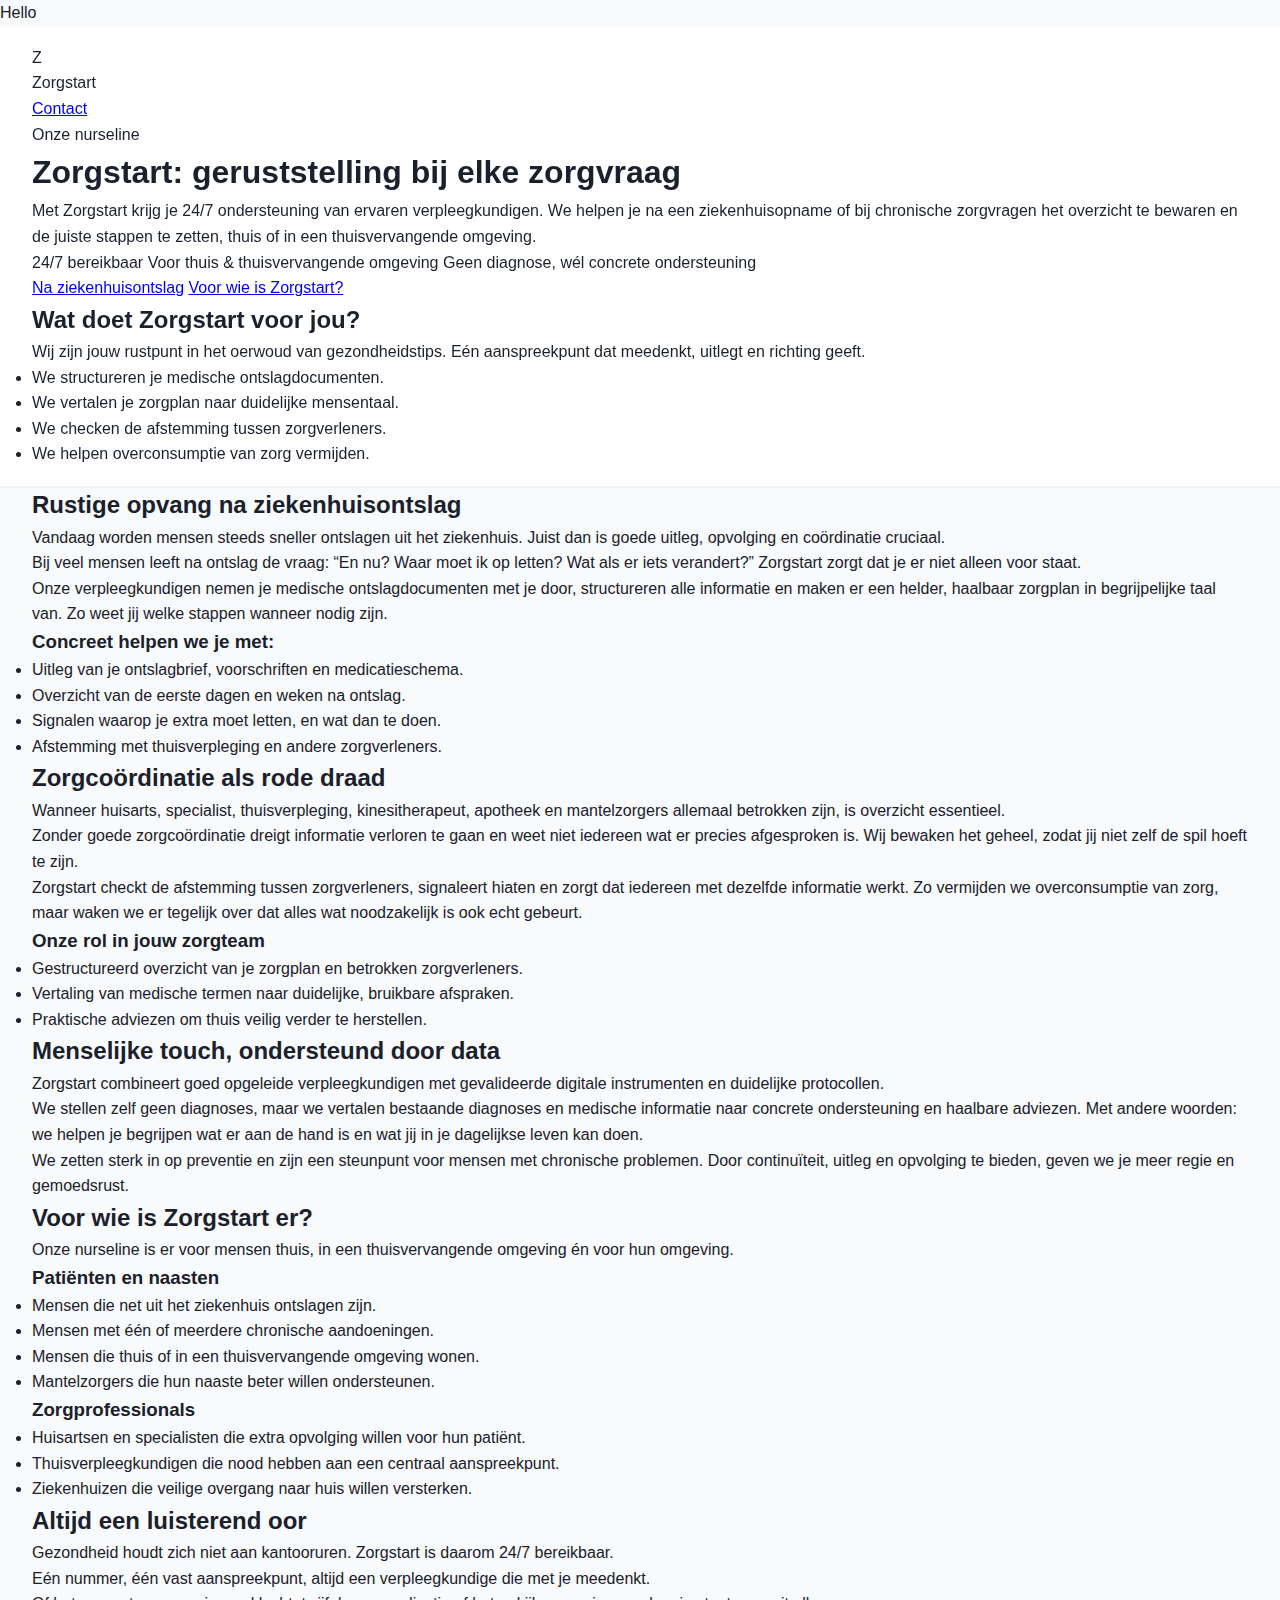
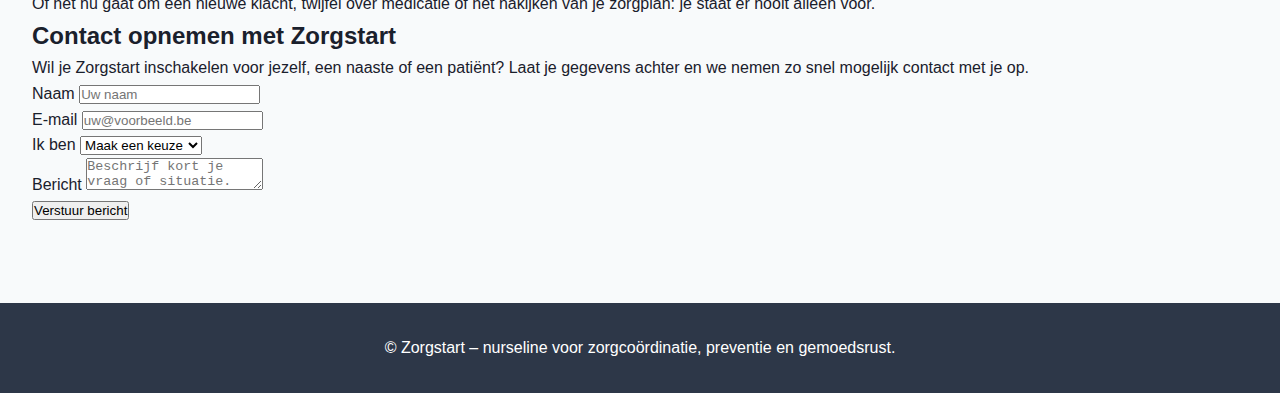
<file: nurseline.html>
<!DOCTYPE html>
<html lang="nl">
<head>
  <meta charset="UTF-8">
  <title>Test</title>
  <link rel="stylesheet" href="style.css">
</head>
<body>
  <div class="app">Hello</div>
</body>
</html>
<body>
  <!-- Hero / header -->
  <header class="zs-nu-hero">
    <div class="zs-nu-nav">
      <div class="zs-nu-logo">
        <div class="zs-nu-logo-icon">Z</div>
        <div class="zs-nu-logo-text">Zorgstart</div>
      </div>
      <a href="#contact" class="zs-nu-nav-link">Contact</a>
    </div>

    <div class="zs-nu-hero-inner">
      <div class="zs-nu-hero-content">
        <p class="zs-nu-eyebrow">Onze nurseline</p>
        <h1 class="zs-nu-hero-title">Zorgstart: geruststelling bij elke zorgvraag</h1>
        <p class="zs-nu-hero-text">
          Met Zorgstart krijg je 24/7 ondersteuning van ervaren verpleegkundigen. 
          We helpen je na een ziekenhuisopname of bij chronische zorgvragen 
          het overzicht te bewaren en de juiste stappen te zetten, thuis of 
          in een thuisvervangende omgeving.
        </p>

        <div class="zs-nu-hero-meta">
          <span class="zs-nu-pill zs-nu-pill-24">24/7 bereikbaar</span>
          <span class="zs-nu-pill">Voor thuis & thuisvervangende omgeving</span>
          <span class="zs-nu-pill">Geen diagnose, wél concrete ondersteuning</span>
        </div>

        <div class="zs-nu-actions">
          <a href="#na-ontslag" class="zs-nu-btn zs-nu-btn-primary">Na ziekenhuisontslag</a>
          <a href="#voor-wie" class="zs-nu-btn zs-nu-btn-outline">Voor wie is Zorgstart?</a>
        </div>
      </div>

      <aside class="zs-nu-hero-panel">
        <h2 class="zs-nu-hero-panel-title">Wat doet Zorgstart voor jou?</h2>
        <p class="zs-nu-hero-panel-text">
          Wij zijn jouw rustpunt in het oerwoud van gezondheidstips. 
          Eén aanspreekpunt dat meedenkt, uitlegt en richting geeft.
        </p>
        <ul class="zs-nu-hero-list">
          <li>We structureren je medische ontslagdocumenten.</li>
          <li>We vertalen je zorgplan naar duidelijke mensentaal.</li>
          <li>We checken de afstemming tussen zorgverleners.</li>
          <li>We helpen overconsumptie van zorg vermijden.</li>
        </ul>
      </aside>
    </div>
  </header>

  <main>
    <!-- Sectie: na ontslag -->
    <section id="na-ontslag" class="zs-nu-section">
      <div class="zs-nu-container">
        <div class="zs-nu-section-header">
          <h2 class="zs-nu-section-title">Rustige opvang na ziekenhuisontslag</h2>
          <p class="zs-nu-section-sub">
            Vandaag worden mensen steeds sneller ontslagen uit het ziekenhuis. 
            Juist dan is goede uitleg, opvolging en coördinatie cruciaal.
          </p>
        </div>

        <div class="zs-nu-grid-2">
          <div class="zs-nu-text">
            <p>
              Bij veel mensen leeft na ontslag de vraag: “En nu? Waar moet ik op letten? 
              Wat als er iets verandert?” Zorgstart zorgt dat je er niet alleen voor staat.
            </p>
            <p>
              Onze verpleegkundigen nemen je medische ontslagdocumenten met je door, 
              structureren alle informatie en maken er een helder, haalbaar zorgplan in 
              begrijpelijke taal van. Zo weet jij welke stappen wanneer nodig zijn.
            </p>
          </div>

          <div class="zs-nu-card">
            <h3 class="zs-nu-card-title">Concreet helpen we je met:</h3>
            <ul class="zs-nu-list">
              <li>Uitleg van je ontslagbrief, voorschriften en medicatieschema.</li>
              <li>Overzicht van de eerste dagen en weken na ontslag.</li>
              <li>Signalen waarop je extra moet letten, en wat dan te doen.</li>
              <li>Afstemming met thuisverpleging en andere zorgverleners.</li>
            </ul>
          </div>
        </div>
      </div>
    </section>

    <!-- Sectie: zorgcoördinatie -->
    <section id="zorgcoordinatie" class="zs-nu-section zs-nu-section-alt">
      <div class="zs-nu-container">
        <div class="zs-nu-section-header">
          <h2 class="zs-nu-section-title">Zorgcoördinatie als rode draad</h2>
          <p class="zs-nu-section-sub">
            Wanneer huisarts, specialist, thuisverpleging, kinesitherapeut, apotheek 
            en mantelzorgers allemaal betrokken zijn, is overzicht essentieel.
          </p>
        </div>

        <div class="zs-nu-grid-2">
          <div class="zs-nu-text">
            <p>
              Zonder goede zorgcoördinatie dreigt informatie verloren te gaan en weet 
              niet iedereen wat er precies afgesproken is. Wij bewaken het geheel, 
              zodat jij niet zelf de spil hoeft te zijn.
            </p>
            <p>
              Zorgstart checkt de afstemming tussen zorgverleners, signaleert hiaten 
              en zorgt dat iedereen met dezelfde informatie werkt. Zo vermijden we 
              overconsumptie van zorg, maar waken we er tegelijk over dat alles wat 
              noodzakelijk is ook echt gebeurt.
            </p>
          </div>

          <div class="zs-nu-card">
            <h3 class="zs-nu-card-title">Onze rol in jouw zorgteam</h3>
            <ul class="zs-nu-list">
              <li>Gestructureerd overzicht van je zorgplan en betrokken zorgverleners.</li>
              <li>Vertaling van medische termen naar duidelijke, bruikbare afspraken.</li>
              <li>Praktische adviezen om thuis veilig verder te herstellen.</li>
            </ul>
          </div>
        </div>
      </div>
    </section>

    <!-- Sectie: hoe we werken -->
    <section id="hoe-werken-we" class="zs-nu-section">
      <div class="zs-nu-container">
        <div class="zs-nu-section-header">
          <h2 class="zs-nu-section-title">Menselijke touch, ondersteund door data</h2>
          <p class="zs-nu-section-sub">
            Zorgstart combineert goed opgeleide verpleegkundigen met gevalideerde 
            digitale instrumenten en duidelijke protocollen.
          </p>
        </div>

        <div class="zs-nu-text">
          <p>
            We stellen zelf geen diagnoses, maar we vertalen bestaande diagnoses en 
            medische informatie naar concrete ondersteuning en haalbare adviezen. 
            Met andere woorden: we helpen je begrijpen wat er aan de hand is en wat 
            jij in je dagelijkse leven kan doen.
          </p>
          <p>
            We zetten sterk in op preventie en zijn een steunpunt voor mensen met 
            chronische problemen. Door continuïteit, uitleg en opvolging te bieden, 
            geven we je meer regie en gemoedsrust.
          </p>
        </div>
      </div>
    </section>

    <!-- Sectie: voor wie -->
    <section id="voor-wie" class="zs-nu-section zs-nu-section-alt">
      <div class="zs-nu-container">
        <div class="zs-nu-section-header">
          <h2 class="zs-nu-section-title">Voor wie is Zorgstart er?</h2>
          <p class="zs-nu-section-sub">
            Onze nurseline is er voor mensen thuis, in een thuisvervangende omgeving 
            én voor hun omgeving.
          </p>
        </div>

        <div class="zs-nu-columns">
          <div>
            <h3>Patiënten en naasten</h3>
            <ul class="zs-nu-list">
              <li>Mensen die net uit het ziekenhuis ontslagen zijn.</li>
              <li>Mensen met één of meerdere chronische aandoeningen.</li>
              <li>Mensen die thuis of in een thuisvervangende omgeving wonen.</li>
              <li>Mantelzorgers die hun naaste beter willen ondersteunen.</li>
            </ul>
          </div>
          <div>
            <h3>Zorgprofessionals</h3>
            <ul class="zs-nu-list">
              <li>Huisartsen en specialisten die extra opvolging willen voor hun patiënt.</li>
              <li>Thuisverpleegkundigen die nood hebben aan een centraal aanspreekpunt.</li>
              <li>Ziekenhuizen die veilige overgang naar huis willen versterken.</li>
            </ul>
          </div>
        </div>
      </div>
    </section>

    <!-- Sectie: 24/7 bereikbaarheid -->
    <section id="bereikbaarheid" class="zs-nu-section">
      <div class="zs-nu-container">
        <div class="zs-nu-section-header">
          <h2 class="zs-nu-section-title">Altijd een luisterend oor</h2>
          <p class="zs-nu-section-sub">
            Gezondheid houdt zich niet aan kantooruren. Zorgstart is daarom 
            24/7 bereikbaar.
          </p>
        </div>

        <div class="zs-nu-highlight-block">
          <p class="zs-nu-highlight-text">
            Eén nummer, één vast aanspreekpunt, altijd een verpleegkundige die met je meedenkt.
          </p>
          <p class="zs-nu-highlight-sub">
            Of het nu gaat om een nieuwe klacht, twijfel over medicatie of het nakijken 
            van je zorgplan: je staat er nooit alleen voor.
          </p>
        </div>
      </div>
    </section>

    <!-- Sectie: contact -->
    <section id="contact" class="zs-nu-section zs-nu-contact">
      <div class="zs-nu-container">
        <div class="zs-nu-section-header">
          <h2 class="zs-nu-section-title">Contact opnemen met Zorgstart</h2>
          <p class="zs-nu-section-sub">
            Wil je Zorgstart inschakelen voor jezelf, een naaste of een patiënt? 
            Laat je gegevens achter en we nemen zo snel mogelijk contact met je op.
          </p>
        </div>

        <form class="zs-nu-form">
          <div class="zs-nu-form-group">
            <label for="name" class="zs-nu-label">Naam</label>
            <input type="text" id="name" name="name" class="zs-nu-input" placeholder="Uw naam">
          </div>

          <div class="zs-nu-form-group">
            <label for="email" class="zs-nu-label">E‑mail</label>
            <input type="email" id="email" name="email" class="zs-nu-input" placeholder="uw@voorbeeld.be">
          </div>

          <div class="zs-nu-form-group">
            <label for="role" class="zs-nu-label">Ik ben</label>
            <select id="role" name="role" class="zs-nu-select">
              <option value="">Maak een keuze</option>
              <option value="patient">Patiënt / burger</option>
              <option value="mantelzorger">Mantelzorger</option>
              <option value="professional">Zorgprofessional</option>
              <option value="other">Anders</option>
            </select>
          </div>

          <div class="zs-nu-form-group">
            <label for="message" class="zs-nu-label">Bericht</label>
            <textarea id="message" name="message" class="zs-nu-textarea" placeholder="Beschrijf kort je vraag of situatie."></textarea>
          </div>

          <button type="submit" class="zs-nu-btn zs-nu-btn-primary">Verstuur bericht</button>
        </form>
      </div>
    </section>
  </main>

  <footer class="zs-nu-footer">
    © Zorgstart – nurseline voor zorgcoördinatie, preventie en gemoedsrust.
  </footer>
</body>
</html>
</file>
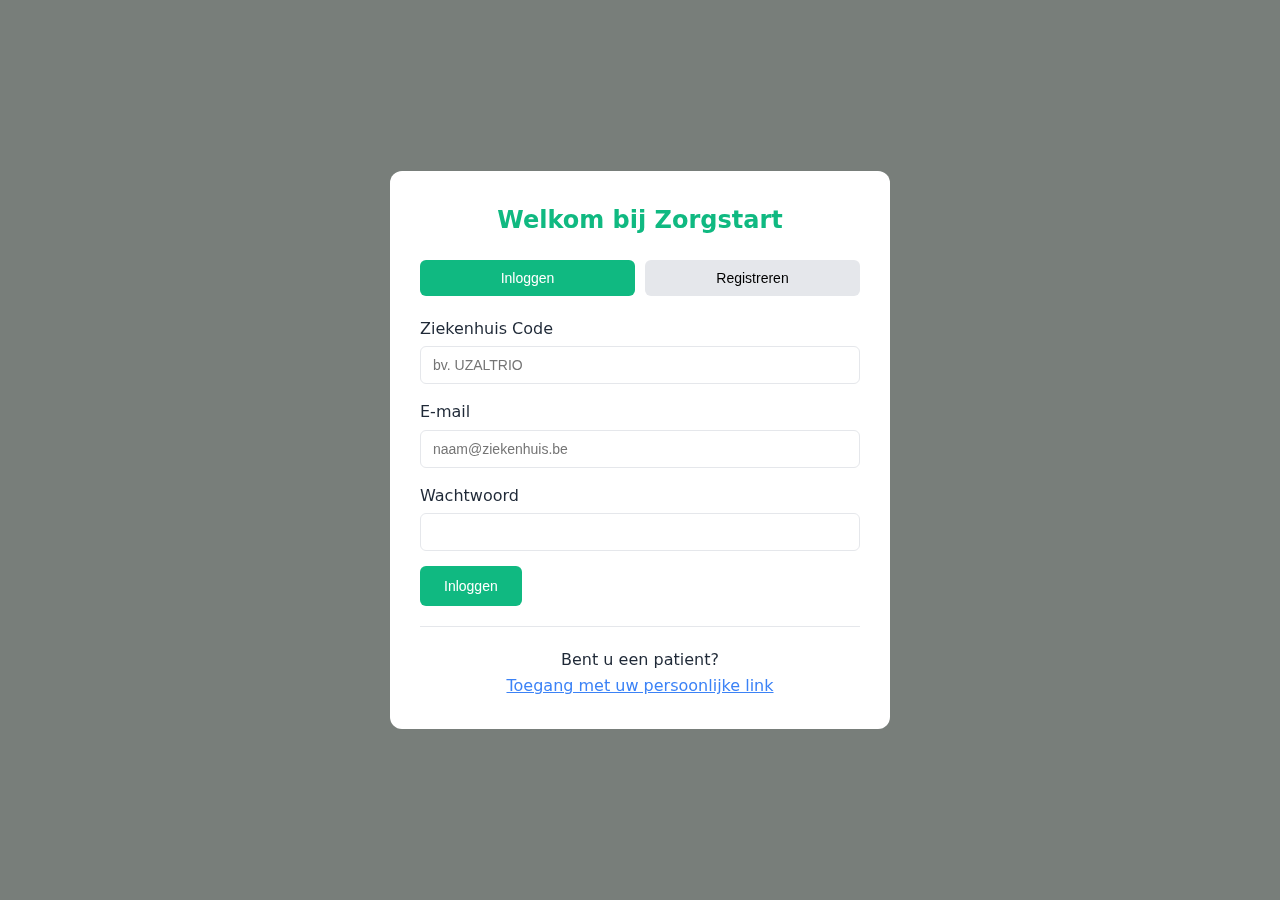
<file: opmakenzorgplan.html>
<!DOCTYPE html>
<html lang="nl">
<head>
    <meta charset="UTF-8">
    <meta name="viewport" content="width=device-width, initial-scale=1.0">
    <title>Zorgplan Opmaken - Zorgstart</title>
    <link rel="stylesheet" href="opmakenzorgplan.css">
</head>
<body>
    <!-- Login/Registratie Modal -->
    <div id="authModal" class="modal">
        <div class="modal-content auth-modal">
            <h2>Welkom bij Zorgstart</h2>
            <div class="auth-tabs">
                <button class="auth-tab active" data-tab="login">Inloggen</button>
                <button class="auth-tab" data-tab="register">Registreren</button>
            </div>
            
            <!-- Login Form -->
            <form id="loginForm" class="auth-form">
                <div class="form-group">
                    <label for="loginHospital">Ziekenhuis Code</label>
                    <input type="text" id="loginHospital" placeholder="bv. UZALTRIO" required>
                </div>
                <div class="form-group">
                    <label for="loginEmail">E-mail</label>
                    <input type="email" id="loginEmail" placeholder="naam@ziekenhuis.be" required>
                </div>
                <div class="form-group">
                    <label for="loginPassword">Wachtwoord</label>
                    <input type="password" id="loginPassword" required>
                </div>
                <button type="submit" class="btn-primary">Inloggen</button>
            </form>
            
            <!-- Register Form -->
            <form id="registerForm" class="auth-form" style="display:none;">
                <div class="form-group">
                    <label for="regHospital">Ziekenhuis Code</label>
                    <input type="text" id="regHospital" placeholder="bv. UZALTRIO" required>
                </div>
                <div class="form-group">
                    <label for="regHospitalName">Ziekenhuis Naam</label>
                    <input type="text" id="regHospitalName" placeholder="UZ Altrio" required>
                </div>
                <div class="form-group">
                    <label for="regName">Uw Naam</label>
                    <input type="text" id="regName" placeholder="Jan Janssens" required>
                </div>
                <div class="form-group">
                    <label for="regEmail">E-mail</label>
                    <input type="email" id="regEmail" placeholder="naam@ziekenhuis.be" required>
                </div>
                <div class="form-group">
                    <label for="regPassword">Wachtwoord</label>
                    <input type="password" id="regPassword" required>
                </div>
                <button type="submit" class="btn-primary">Registreren</button>
            </form>
            
            <div class="patient-access">
                <p>Bent u een patient?</p>
                <a href="#" id="patientAccessLink">Toegang met uw persoonlijke link</a>
            </div>
        </div>

    <!-- Hoofdapplicatie (verborgen tot login) -->
    <div id="mainApp" style="display:none;">
        <!-- Header -->
        <header class="app-header">
            <div class="header-content">
                <div class="logo">
                    <h1>Zorgstart</h1>
                    <span class="hospital-name" id="hospitalName"></span>
                </div>
                <div class="user-info">
                    <span id="userName"></span>
                    <button id="logoutBtn" class="btn-secondary">Uitloggen</button>
                </div>
            </div>
        </header>

        <!-- Main Content -->
        <main class="main-content">
            <!-- Upload Sectie -->
            <section class="upload-section">
                <h2>Ontslagbrief Uploaden</h2>
                <div class="upload-area" id="dropZone">
                    <div class="upload-icon">📄</div>
                    <p>Sleep een document hierheen of klik om te selecteren</p>
                    <p class="file-types">PDF, DOC, DOCX, TXT</p>
                    <input type="file" id="fileInput" accept=".pdf,.doc,.docx,.txt" style="display:none;">
                </div>
                
                <!-- Patient Info Form -->
                <div id="patientInfoForm" class="patient-form" style="display:none;">
                    <h3>Patientgegevens</h3>
                    <div class="form-row">
                        <div class="form-group">
                            <label for="patientINSZ">Rijksregisternummer (INSZ)</label>
                            <input type="text" id="patientINSZ" placeholder="YY.MM.DD-XXX.XX" required>
                            <small>Unieke identificatie voor de patient</small>
                        </div>
                        <div class="form-group">
                            <label for="patientName">Naam Patient</label>
                            <input type="text" id="patientName" placeholder="Achternaam, Voornaam" required>
                        </div>
                    </div>
                    <div class="form-row">
                        <div class="form-group">
                            <label for="patientDOB">Geboortedatum</label>
                            <input type="date" id="patientDOB" required>
                        </div>
                        <div class="form-group">
                            <label for="patientDepartment">Afdeling</label>
                            <input type="text" id="patientDepartment" placeholder="bv. Cardiologie">
                        </div>
                    </div>
                    <div class="form-row">
                        <div class="form-group">
                            <label for="dischargeDate">Ontslagdatum</label>
                            <input type="date" id="dischargeDate">
                        </div>
                        <div class="form-group">
                            <label for="specialist">Behandelend Arts</label>
                            <input type="text" id="specialist" placeholder="Dr. ...">
                        </div>
                    </div>
                    <button id="processDocBtn" class="btn-primary">Document Verwerken</button>
                </div>
            </section>

            <!-- Progress Sectie -->
            <section id="progressSection" class="progress-section" style="display:none;">
                <h3>Document wordt verwerkt...</h3>
                <div class="progress-bar">
                    <div class="progress-fill" id="progressFill"></div>
                </div>
                <p id="progressText">Initialiseren...</p>
            </section>

            <!-- Resultaten Sectie -->
            <section id="resultsSection" class="results-section" style="display:none;">
                <h3>Gedetecteerde Probleemgebieden</h3>
                <div id="detectedProblems" class="problems-grid"></div>
                
                <h3>Aanbevolen Zorgverleners</h3>
                <div id="recommendedProviders" class="providers-list"></div>
                
                <div class="action-buttons">
                    <button id="generateZorgplanBtn" class="btn-primary">Zorgplan Genereren</button>
                    <button id="addToPatients" class="btn-secondary">Toevoegen aan Patienten</button>
                </div>
            </section>

            <!-- Patienten Overzicht -->
            <section class="patients-section">
                <h2>Mijn Patienten</h2>
                <div class="patients-filter">
                    <input type="text" id="searchPatient" placeholder="Zoek patient...">
                </div>
                <table class="patients-table" id="patientsTable">
                    <thead>
                        <tr>
                            <th>Nr</th>
                            <th>INSZ</th>
                            <th>Naam</th>
                            <th>Afdeling</th>
                            <th>Geboortedatum</th>
                            <th>Ontslagdatum</th>
                            <th>Zorgplan</th>
                            <th>Acties</th>
                        </tr>
                    </thead>
                    <tbody id="patientsBody"></tbody>
                </table>
            </section>
        </main>
    </div>

    <!-- Zorgplan Modal -->
    <div id="zorgplanModal" class="modal" style="display:none;">
        <div class="modal-content modal-large">
            <span class="modal-close">&times;</span>
            <div class="zorgplan-tabs">
                <button class="zorgplan-tab active" data-tab="professional">Voor Zorgverleners</button>
                <button class="zorgplan-tab" data-tab="patient">Voor Patient</button>
            </div>
            <div id="zorgplanContent"></div>
            <div class="zorgplan-actions">
                <button id="printZorgplan" class="btn-secondary">Afdrukken</button>
                <button id="shareWithPatient" class="btn-primary">Deel met Patient</button>
            </div>
        </div>
    </div>

    <!-- Patient Link Modal -->
    <div id="patientLinkModal" class="modal" style="display:none;">
        <div class="modal-content">
            <span class="modal-close">&times;</span>
            <h3>Patient Toegangslink</h3>
            <p>Deel deze link met de patient om toegang te geven tot het zorgplan:</p>
            <div class="link-box">
                <input type="text" id="patientLink" readonly>
                <button id="copyLink" class="btn-secondary">Kopieren</button>
            </div>
            <div id="qrCode"></div>
        </div>
    </div>
    </div>

    <script src="opmakenzorgplan.js"></script>
    <script>
    // Inline fallback voor tab switching als externe JS niet laadt
    document.addEventListener('DOMContentLoaded', function() {
        // Tab switching voor login/register
        const authTabs = document.querySelectorAll('.auth-tab');
        const loginForm = document.getElementById('loginForm');
        const registerForm = document.getElementById('registerForm');
        
        authTabs.forEach(tab => {
            tab.addEventListener('click', function() {
                authTabs.forEach(t => t.classList.remove('active'));
                this.classList.add('active');
                
                if (this.dataset.tab === 'login') {
                    loginForm.style.display = 'block';
                    registerForm.style.display = 'none';
                } else {
                    loginForm.style.display = 'none';
                    registerForm.style.display = 'block';
                }
            });
        });
        
        // Simple demo login/register
        loginForm?.addEventListener('submit', function(e) {
            e.preventDefault();
            alert('Login functionaliteit vereist de volledige JavaScript. Wacht tot GitHub Pages is bijgewerkt.');
        });
        
        registerForm?.addEventListener('submit', function(e) {
            e.preventDefault();
            alert('Registratie functionaliteit vereist de volledige JavaScript. Wacht tot GitHub Pages is bijgewerkt.');
        });
    });
    </script>
</body>
</html>
</file>
<file: style.css>
*{margin:0;padding:0;box-sizing:border-box}body{font-family:'Inter',-apple-system,BlinkMacSystemFont,'Segoe UI',sans-serif;background:#f8fafb;color:#1a202c;line-height:1.6}header{background:white;padding:1.2rem 2rem;box-shadow:0 1px 3px rgba(0,0,0,0.06);position:sticky;top:0;z-index:100}.container{max-width:1300px;margin:0 auto;display:flex;justify-content:space-between;align-items:center}.logo{display:flex;align-items:center;gap:.7rem;font-size:1.4rem;font-weight:700;color:#16a085}.logo-icon{width:38px;height:38px;background:linear-gradient(135deg,#16a085 0%,#1abc9c 100%);border-radius:10px;display:flex;align-items:center;justify-content:center;color:white;font-size:1.3rem;font-weight:bold}.subtitle{font-size:.7rem;color:#718096;font-weight:500;display:block;letter-spacing:.5px}nav a{margin-left:2.5rem;text-decoration:none;color:#4a5568;font-size:.95rem;font-weight:500;transition:color .2s}nav a:hover{color:#16a085}.btn-new-patient{background:linear-gradient(135deg,#16a085 0%,#1abc9c 100%);color:white;padding:.75rem 1.5rem;border:none;border-radius:8px;cursor:pointer;font-size:.95rem;font-weight:600;transition:all .3s;box-shadow:0 2px 8px rgba(22,160,133,0.2)}.btn-new-patient:hover{transform:translateY(-1px);box-shadow:0 4px 12px rgba(22,160,133,0.3)}main{max-width:1300px;margin:0 auto;padding:0 2rem}.hero{display:grid;grid-template-columns:1.3fr 1fr;gap:4rem;padding:4rem 0;align-items:center}.breadcrumb{color:#805ad5;font-size:.85rem;margin-bottom:1rem;font-weight:600;text-transform:uppercase;letter-spacing:.5px}.hero h1{font-size:3rem;color:#1a202c;margin-bottom:1.5rem;line-height:1.2;font-weight:800}.lead{font-size:1.25rem;color:#4a5568;line-height:1.7}.hero-visual{display:flex;flex-direction:column;gap:1.5rem}.stat-card{background:white;padding:2rem;border-radius:16px;box-shadow:0 4px 20px rgba(0,0,0,0.06);border-left:4px solid #16a085}.stat-number{font-size:3rem;font-weight:800;color:#16a085;margin-bottom:.5rem}.stat-label{color:#4a5568;font-size:.95rem}.how-it-works{padding:5rem 0}.how-it-works h2{font-size:2.5rem;text-align:center;margin-bottom:1rem;font-weight:800;color:#1a202c}.section-intro{text-align:center;font-size:1.15rem;color:#4a5568;margin-bottom:3rem;max-width:700px;margin-left:auto;margin-right:auto}.workflow-grid{display:grid;grid-template-columns:repeat(4,1fr);gap:2rem;margin-top:3rem}.workflow-card{background:white;padding:2.5rem;border-radius:20px;box-shadow:0 4px 20px rgba(0,0,0,0.06);transition:all .3s;border:2px solid transparent}.workflow-card:hover{transform:translateY(-4px);box-shadow:0 8px 30px rgba(0,0,0,0.12);border-color:#16a085}.card-icon{font-size:3rem;margin-bottom:1.5rem}.workflow-card h3{font-size:1.5rem;color:#1a202c;margin-bottom:1rem;font-weight:700}.card-description{color:#4a5568;margin-bottom:1.5rem;line-height:1.6;font-size:1rem}.card-benefit{display:flex;align-items:center;gap:.5rem;padding:.8rem 1rem;background:#f0fdf4;border-radius:8px;margin-bottom:1.5rem;color:#16a085;font-weight:600;font-size:.9rem}.benefit-icon{font-size:1.2rem}.btn-card{width:100%;padding:1rem;background:#16a085;color:white;border:none;border-radius:10px;font-size:1rem;font-weight:600;cursor:pointer;transition:all .3s}.btn-card:hover{background:#138d75;transform:translateY(-1px)}.testimonial{background:linear-gradient(135deg,#667eea 0%,#764ba2 100%);padding:4rem;border-radius:24px;margin:5rem 0;color:white}.testimonial-content{max-width:800px;margin:0 auto}.quote-icon{font-size:4rem;opacity:.3;margin-bottom:1rem}.quote-text{font-size:1.5rem;line-height:1.7;margin-bottom:2rem;font-weight:500}.testimonial-author{display:flex;flex-direction:column;gap:.3rem}.testimonial-author strong{font-size:1.1rem}.testimonial-author span{opacity:.9;font-size:.95rem}.features{padding:5rem 0}.features h2{font-size:2.5rem;text-align:center;margin-bottom:3rem;font-weight:800;color:#1a202c}.features-grid{display:grid;grid-template-columns:repeat(4,1fr);gap:2rem}.feature{text-align:center;padding:2rem}.feature-icon{font-size:3rem;margin-bottom:1rem}.feature h4{font-size:1.2rem;margin-bottom:.5rem;color:#1a202c;font-weight:700}.feature p{color:#4a5568;font-size:.95rem}footer{background:#2d3748;color:white;text-align:center;padding:2rem;margin-top:5rem}footer p{font-size:.9rem;color:#cbd5e0};text-decoration:none;display:inline-block;text-align:center
</file>
<file: opmakenzorgplan.css>
/* ============================================================
   ZORGSTART - OPMAKEN ZORGPLAN STYLESHEET
   Versie: 1.0 - 2 februari 2026
   ============================================================ */

:root {
    --primary-color: #10b981;
    --primary-dark: #059669;
    --secondary-color: #3b82f6;
    --background: #f0fdf4;
    --card-bg: #ffffff;
    --text-color: #1f2937;
    --text-light: #6b7280;
    --border-color: #e5e7eb;
    --error-color: #ef4444;
    --success-color: #10b981;
}

* {
    margin: 0;
    padding: 0;
    box-sizing: border-box;
}

body {
    font-family: 'Segoe UI', system-ui, -apple-system, sans-serif;
    background: var(--background);
    color: var(--text-color);
    line-height: 1.6;
}

/* ============================================================
   MODAL STYLES
   ============================================================ */

.modal {
    position: fixed;
    top: 0;
    left: 0;
    width: 100%;
    height: 100%;
    background: rgba(0, 0, 0, 0.5);
    display: flex;
    align-items: center;
    justify-content: center;
    z-index: 1000;
}

.modal-content {
    background: var(--card-bg);
    padding: 30px;
    border-radius: 12px;
    max-width: 500px;
    width: 90%;
    max-height: 90vh;
    overflow-y: auto;
    position: relative;
}

.modal-content.modal-large {
    max-width: 900px;
}

.modal-close {
    position: absolute;
    top: 15px;
    right: 20px;
    font-size: 28px;
    cursor: pointer;
    color: var(--text-light);
}

.modal-close:hover {
    color: var(--text-color);
}

/* ============================================================
   AUTH STYLES
   ============================================================ */

.auth-modal h2 {
    text-align: center;
    color: var(--primary-color);
    margin-bottom: 20px;
}

.auth-tabs {
    display: flex;
    gap: 10px;
    margin-bottom: 20px;
}

.auth-tab {
    flex: 1;
    padding: 10px;
    border: none;
    background: var(--border-color);
    cursor: pointer;
    border-radius: 6px;
    font-size: 14px;
}

.auth-tab.active {
    background: var(--primary-color);
    color: white;
}

.auth-form .form-group {
    margin-bottom: 15px;
}

.auth-form label {
    display: block;
    margin-bottom: 5px;
    font-weight: 500;
}

.auth-form input {
    width: 100%;
    padding: 10px 12px;
    border: 1px solid var(--border-color);
    border-radius: 6px;
    font-size: 14px;
}

.auth-form input:focus {
    outline: none;
    border-color: var(--primary-color);
}

.patient-access {
    margin-top: 20px;
    padding-top: 20px;
    border-top: 1px solid var(--border-color);
    text-align: center;
}

.patient-access a {
    color: var(--secondary-color);
}

/* ============================================================
   BUTTONS
   ============================================================ */

.btn-primary, .btn-secondary {
    padding: 12px 24px;
    border: none;
    border-radius: 6px;
    cursor: pointer;
    font-size: 14px;
    font-weight: 500;
    transition: all 0.2s;
}

.btn-primary {
    background: var(--primary-color);
    color: white;
}

.btn-primary:hover {
    background: var(--primary-dark);
}

.btn-secondary {
    background: var(--border-color);
    color: var(--text-color);
}

.btn-secondary:hover {
    background: #d1d5db;
}

/* ============================================================
   HEADER
   ============================================================ */

.app-header {
    background: white;
    box-shadow: 0 2px 4px rgba(0,0,0,0.1);
    padding: 15px 30px;
}

.header-content {
    max-width: 1200px;
    margin: 0 auto;
    display: flex;
    justify-content: space-between;
    align-items: center;
}

.logo h1 {
    color: var(--primary-color);
    font-size: 24px;
}

.hospital-name {
    color: var(--text-light);
    font-size: 14px;
    margin-left: 10px;
}

.user-info {
    display: flex;
    align-items: center;
    gap: 15px;
}

/* ============================================================
   MAIN CONTENT
   ============================================================ */

.main-content {
    max-width: 1200px;
    margin: 0 auto;
    padding: 30px;
}

/* ============================================================
   UPLOAD SECTION
   ============================================================ */

.upload-section {
    background: white;
    padding: 30px;
    border-radius: 12px;
    margin-bottom: 30px;
    box-shadow: 0 2px 4px rgba(0,0,0,0.05);
}

.upload-section h2 {
    margin-bottom: 20px;
    color: var(--text-color);
}

.upload-area {
    border: 2px dashed var(--border-color);
    border-radius: 12px;
    padding: 50px;
    text-align: center;
    cursor: pointer;
    transition: all 0.2s;
}

.upload-area:hover, .upload-area.dragover {
    border-color: var(--primary-color);
    background: #f0fdf4;
}

.upload-icon {
    font-size: 48px;
    margin-bottom: 15px;
}

.file-types {
    color: var(--text-light);
    font-size: 12px;
    margin-top: 10px;
}

/* ============================================================
   PATIENT FORM
   ============================================================ */

.patient-form {
    margin-top: 30px;
    padding-top: 30px;
    border-top: 1px solid var(--border-color);
}

.patient-form h3 {
    margin-bottom: 20px;
}

.form-row {
    display: grid;
    grid-template-columns: 1fr 1fr;
    gap: 20px;
    margin-bottom: 15px;
}

.form-group label {
    display: block;
    margin-bottom: 5px;
    font-weight: 500;
}

.form-group input {
    width: 100%;
    padding: 10px 12px;
    border: 1px solid var(--border-color);
    border-radius: 6px;
}

.form-group small {
    color: var(--text-light);
    font-size: 12px;
}

/* ============================================================
   PROGRESS SECTION
   ============================================================ */

.progress-section {
    background: white;
    padding: 30px;
    border-radius: 12px;
    margin-bottom: 30px;
    text-align: center;
}

.progress-bar {
    width: 100%;
    height: 8px;
    background: var(--border-color);
    border-radius: 4px;
    margin: 20px 0;
    overflow: hidden;
}

.progress-fill {
    height: 100%;
    background: linear-gradient(90deg, var(--secondary-color), var(--primary-color));
    border-radius: 4px;
    transition: width 0.3s;
    width: 0%;
}

/* ============================================================
   RESULTS SECTION
   ============================================================ */

.results-section {
    background: white;
    padding: 30px;
    border-radius: 12px;
    margin-bottom: 30px;
}

.results-section h3 {
    margin-bottom: 15px;
    color: var(--text-color);
}

.problems-grid {
    display: flex;
    flex-wrap: wrap;
    gap: 10px;
    margin-bottom: 30px;
}

.problem-tag {
    background: #dcfce7;
    color: #166534;
    padding: 8px 16px;
    border-radius: 20px;
    font-size: 14px;
}

.providers-list {
    display: flex;
    flex-wrap: wrap;
    gap: 10px;
    margin-bottom: 30px;
}

.provider-tag {
    background: #dbeafe;
    color: #1e40af;
    padding: 8px 16px;
    border-radius: 20px;
    font-size: 14px;
}

.action-buttons {
    display: flex;
    gap: 15px;
    justify-content: center;
}

/* ============================================================
   PATIENTS TABLE
   ============================================================ */

.patients-section {
    background: white;
    padding: 30px;
    border-radius: 12px;
}

.patients-section h2 {
    margin-bottom: 20px;
}

.patients-filter {
    margin-bottom: 20px;
}

.patients-filter input {
    width: 100%;
    max-width: 300px;
    padding: 10px 12px;
    border: 1px solid var(--border-color);
    border-radius: 6px;
}

.patients-table {
    width: 100%;
    border-collapse: collapse;
}

.patients-table th, .patients-table td {
    padding: 12px;
    text-align: left;
    border-bottom: 1px solid var(--border-color);
}

.patients-table th {
    background: #f8fafc;
    font-weight: 600;
}

.patients-table tr:hover {
    background: #f8fafc;
}

/* ============================================================
   ZORGPLAN MODAL
   ============================================================ */

.zorgplan-tabs {
    display: flex;
    gap: 10px;
    margin-bottom: 20px;
}

.zorgplan-tab {
    flex: 1;
    padding: 12px;
    border: none;
    background: var(--border-color);
    cursor: pointer;
    border-radius: 6px;
}

.zorgplan-tab.active {
    background: var(--primary-color);
    color: white;
}

.zorgplan-actions {
    display: flex;
    gap: 15px;
    justify-content: center;
    margin-top: 20px;
    padding-top: 20px;
    border-top: 1px solid var(--border-color);
}

/* ============================================================
   LINK BOX
   ============================================================ */

.link-box {
    display: flex;
    gap: 10px;
    margin: 20px 0;
}

.link-box input {
    flex: 1;
    padding: 10px;
    border: 1px solid var(--border-color);
    border-radius: 6px;
    font-family: monospace;
}

#qrCode {
    text-align: center;
    margin-top: 20px;
}

/* ============================================================
   RESPONSIVE
   ============================================================ */

@media (max-width: 768px) {
    .form-row {
        grid-template-columns: 1fr;
    }
    
    .header-content {
        flex-direction: column;
        gap: 15px;
    }
}
</file>
